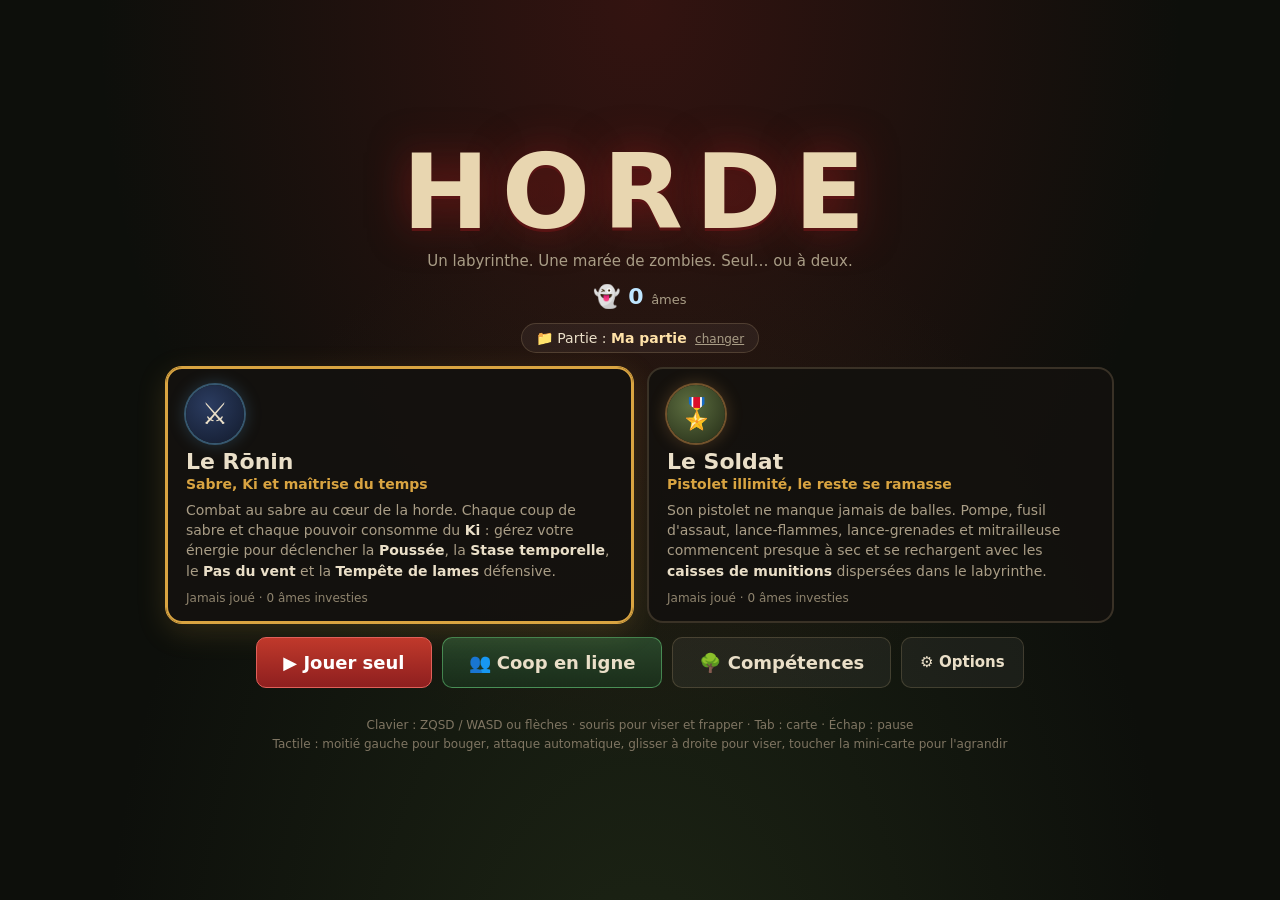
<file: index.html>
<!DOCTYPE html>
<html lang="fr">
<head>
  <meta charset="utf-8">
  <meta name="viewport" content="width=device-width, initial-scale=1, maximum-scale=1, user-scalable=no, viewport-fit=cover">
  <title>HORDE — Survie incrémentale</title>
  <meta name="description" content="Survivez aux vagues de zombies de plus en plus nombreuses avec le Rōnin ou le Soldat, et faites grandir leurs arbres de compétences.">
  <meta name="theme-color" content="#0d0f0b">
  <meta name="apple-mobile-web-app-capable" content="yes">
  <meta name="mobile-web-app-capable" content="yes">
  <link rel="manifest" href="manifest.json">
  <link rel="icon" href="icon.svg" type="image/svg+xml">
  <link rel="apple-touch-icon" href="icon-192.png">
  <link rel="stylesheet" href="style.css">
</head>
<body>
  <canvas id="game"></canvas>

  <!-- Menu principal -->
  <section id="scr-menu" class="screen">
    <div class="menu-wrap">
      <header class="title">
        <h1>HORDE</h1>
        <p>Un labyrinthe. Une marée de zombies. Seul… ou à deux.</p>
      </header>
      <div class="souls-big">👻 <span id="menu-souls">0</span> <small>âmes</small></div>
      <button id="btn-profile" class="profile-chip" title="Changer de partie">📁 Partie : <b id="menu-profile">Ma partie</b> <span>changer</span></button>
      <div class="classes">
        <button class="class-card" data-cls="samurai">
          <div class="portrait samurai"></div>
          <h2>Le Rōnin</h2>
          <p class="tag">Sabre, Ki et maîtrise du temps</p>
          <p class="desc">Combat au sabre au cœur de la horde. Chaque coup de sabre et chaque pouvoir consomme du <b>Ki</b> : gérez votre énergie pour déclencher la <b>Poussée</b>, la <b>Stase temporelle</b>, le <b>Pas du vent</b> et la <b>Tempête de lames</b> défensive.</p>
          <p class="meta"><span class="best"></span> · <span class="spent"></span></p>
        </button>
        <button class="class-card" data-cls="soldier">
          <div class="portrait soldier"></div>
          <h2>Le Soldat</h2>
          <p class="tag">Pistolet illimité, le reste se ramasse</p>
          <p class="desc">Son pistolet ne manque jamais de balles. Pompe, fusil d'assaut, lance-flammes, lance-grenades et mitrailleuse commencent presque à sec et se rechargent avec les <b>caisses de munitions</b> dispersées dans le labyrinthe.</p>
          <p class="meta"><span class="best"></span> · <span class="spent"></span></p>
        </button>
      </div>
      <div id="start-row" class="start-row">
        <label for="start-wave">Départ :</label>
        <select id="start-wave"></select>
      </div>
      <div class="menu-btns">
        <button id="btn-play" class="btn primary big">▶ Jouer seul</button>
        <button id="btn-coop" class="btn big coop-btn">👥 Coop en ligne</button>
        <button id="btn-tree" class="btn big">🌳 Compétences</button>
        <button id="btn-options" class="btn">⚙ Options</button>
      </div>
      <p id="totals" class="totals"></p>
      <p class="controls-help">Clavier : ZQSD / WASD ou flèches · souris pour viser et frapper · Tab : carte · Échap : pause<br>Tactile : moitié gauche pour bouger, attaque automatique, glisser à droite pour viser, toucher la mini-carte pour l'agrandir</p>
    </div>
  </section>

  <!-- Arbre de compétences -->
  <section id="scr-tree" class="screen">
    <div class="tree-top">
      <button id="btn-tree-back" class="btn small">← Retour</button>
      <div class="tree-tabs">
        <button class="tree-tab" data-cls="samurai">Rōnin</button>
        <button class="tree-tab" data-cls="soldier">Soldat</button>
      </div>
      <div class="tree-souls">👻 <span id="tree-souls">0</span></div>
      <button id="btn-tree-reset" class="btn small ghost" title="Rend toutes les âmes investies">↺ Réinitialiser</button>
      <button id="btn-tree-play" class="btn small primary">▶ Jouer</button>
    </div>
    <div id="tree-view"><div id="tree-inner"></div></div>
    <aside id="tree-detail"></aside>
  </section>

  <!-- Coop en ligne -->
  <section id="scr-coop" class="screen overlay solid">
    <div class="panel wide coop">
      <h2>👥 Coop en ligne</h2>
      <p class="coop-intro">Deux joueurs, chacun sur son écran : l'un incarne <b>le Rōnin</b>, l'autre <b>le Soldat</b>. Chacun garde ses âmes et son arbre de compétences. Un joueur à terre peut être relevé par l'autre.</p>
      <button id="btn-coop-profile" class="profile-chip" title="Changer de partie">📁 Partie utilisée : <b id="coop-profile">Ma partie</b> <span>changer</span></button>
      <div id="coop-idle" class="coop-idle">
        <button id="btn-coop-host" class="btn primary big">Créer une partie</button>
        <span class="coop-or">ou</span>
        <div class="coop-join">
          <input id="coop-code" maxlength="5" placeholder="CODE" autocomplete="off" autocapitalize="characters" spellcheck="false">
          <button id="btn-coop-join" class="btn big">Rejoindre</button>
        </div>
      </div>
      <div id="coop-room" class="coop-room" hidden>
        <div class="coop-code">Code du salon <b id="coop-code-show"></b></div>
        <div id="coop-share"><button id="btn-coop-copy" class="btn small">Copier le lien d'invitation</button></div>
        <div id="coop-roles" class="coop-roles"></div>
        <div id="coop-host-ctl" class="coop-host-ctl">
          <button id="btn-coop-swap" class="btn small">⇄ Échanger les rôles</button>
          <label>Départ : <select id="coop-wave"></select></label>
          <button id="btn-coop-start" class="btn primary big" disabled>▶ Lancer la partie</button>
        </div>
      </div>
      <p id="coop-status" class="tip"></p>
      <div class="menu-btns">
        <button id="btn-coop-tree" class="btn">🌳 Compétences</button>
        <button id="btn-coop-back" class="btn ghost">← Retour</button>
      </div>
    </div>
  </section>

  <!-- Parties enregistrées -->
  <section id="scr-saves" class="screen overlay solid">
    <div class="panel wide saves">
      <h2>📁 Parties enregistrées</h2>
      <p class="saves-intro">Une partie par coéquipier : chacune garde ses âmes, ses arbres et ses records. Choisissez celle qui correspond à la personne avec qui vous jouez.</p>
      <div id="saves-list" class="saves-list"></div>
      <div class="saves-new">
        <input id="save-new-name" maxlength="24" placeholder="Nom de la nouvelle partie (ex. : avec Léo)" autocomplete="off" spellcheck="false">
        <button id="btn-save-new" class="btn primary">＋ Créer</button>
      </div>
      <div id="saves-guard"></div>
      <div class="menu-btns"><button id="btn-saves-back" class="btn">← Retour</button></div>
    </div>
  </section>

  <!-- Pause -->
  <section id="scr-pause" class="screen overlay">
    <div class="panel">
      <h2>Pause</h2>
      <button id="btn-resume" class="btn primary big">Reprendre</button>
      <button id="btn-pause-options" class="btn">⚙ Options</button>
      <button id="btn-quit" class="btn ghost">Abandonner (les âmes sont gardées)</button>
    </div>
  </section>

  <!-- Fin de partie -->
  <section id="scr-over" class="screen overlay">
    <div class="panel wide">
      <h2 id="over-title">Submergé</h2>
      <div id="over-stats" class="over-stats"></div>
      <div class="souls-big">👻 <span id="over-souls">0</span> <small>âmes à dépenser</small></div>
      <p id="over-tip" class="tip"></p>
      <div class="menu-btns">
        <button id="btn-over-tree" class="btn primary big">🌳 Compétences</button>
        <button id="btn-over-again" class="btn big">↻ Rejouer</button>
        <button id="btn-over-menu" class="btn">Menu</button>
      </div>
    </div>
  </section>

  <!-- Options -->
  <section id="scr-options" class="screen overlay">
    <div class="panel">
      <h2>Options</h2>
      <label class="opt"><input type="checkbox" id="opt-sound"> Son <small>(touche M)</small></label>
      <label class="opt">Volume <input type="range" id="opt-volume" min="0" max="100"></label>
      <label class="opt"><input type="checkbox" id="opt-dmg"> Afficher les dégâts</label>
      <label class="opt"><input type="checkbox" id="opt-shake"> Tremblements de l'écran</label>
      <label class="opt"><input type="checkbox" id="opt-autoaim"> Visée automatique (souris)</label>
      <label class="opt"><input type="checkbox" id="opt-autoatk"> Attaque automatique (souris)</label>
      <button id="btn-opt-back" class="btn primary">OK</button>
      <button id="btn-wipe" class="btn ghost danger">Effacer la progression</button>
    </div>
  </section>

  <!-- Commandes tactiles -->
  <div id="touch">
    <button id="btn-touch-pause" class="tpause">II</button>
    <div id="touch-btns"></div>
  </div>

  <script src="save-guard.js"></script>
  <script>
    // Sauvegarde renforcée : pas d'écrasement par un vieil onglet, copies de secours, export / import.
    SaveGuard.protect({ app: 'horde', name: 'Horde', prefixes: ['horde-save-v1', 'horde-profiles-v1'], canReload: () => !(typeof Game !== 'undefined' && Game.R) && !(typeof Net !== 'undefined' && Net.connected) });
  </script>
  <script src="js/data.js"></script>
  <script src="js/audio.js"></script>
  <script src="js/sprites.js"></script>
  <script src="js/world.js"></script>
  <script src="js/engine.js"></script>
  <script src="js/sim.js"></script>
  <script src="js/render.js"></script>
  <script src="js/net.js"></script>
  <script src="js/game.js"></script>
  <script src="js/ui.js"></script>
  <script>
    SaveGuard.mount(document.querySelector('#scr-options .panel'), document.getElementById('btn-opt-back'));
    SaveGuard.mount(document.getElementById('saves-guard'));
  </script>
</body>
</html>
</file>
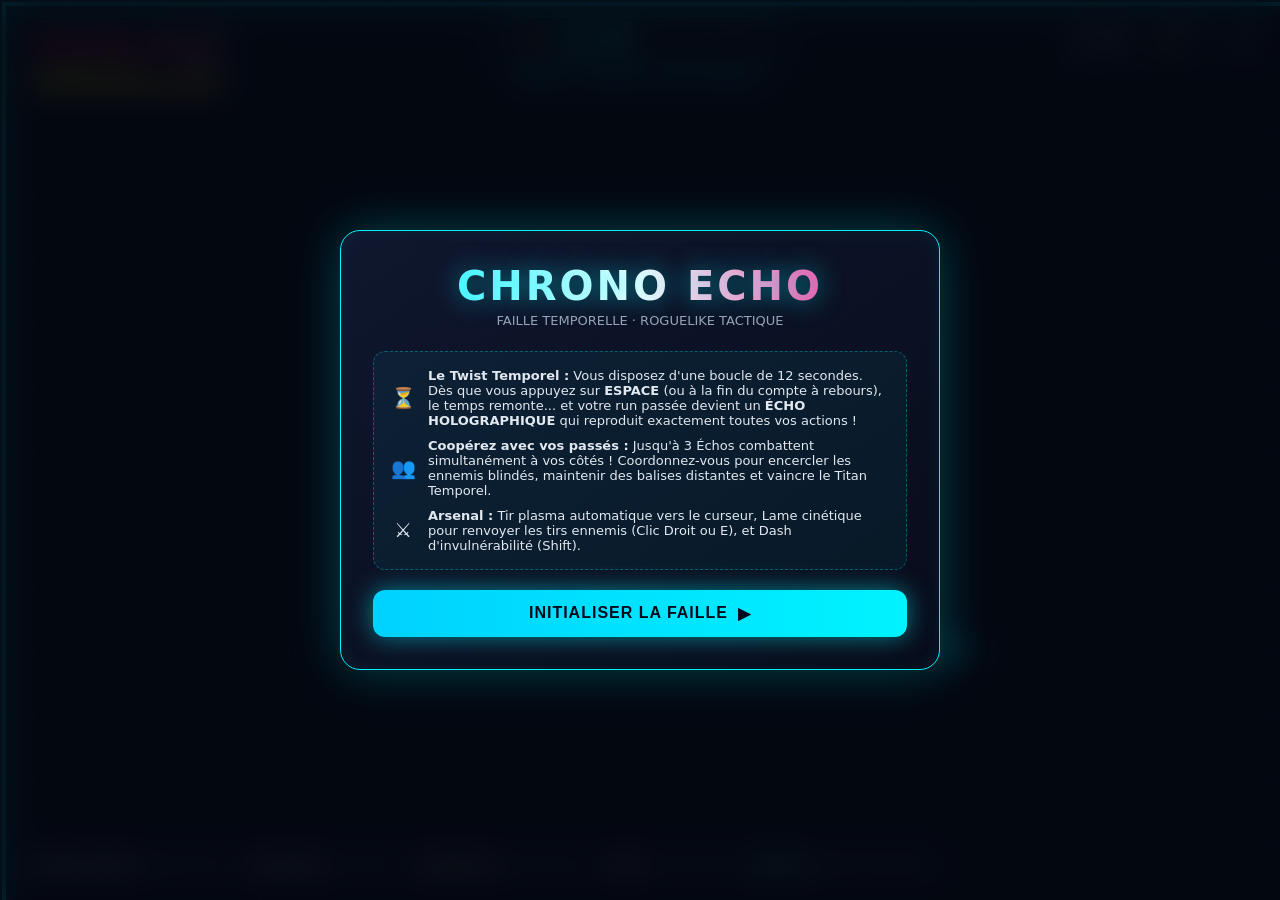
<file: chrono-echo.html>
<!DOCTYPE html>
<html lang="fr">
<head>
  <meta charset="utf-8">
  <meta name="viewport" content="width=device-width, initial-scale=1, maximum-scale=1, user-scalable=no, viewport-fit=cover">
  <title>CHRONO ECHO — Faille Temporelle</title>
  <style>
    :root {
      --bg: #050711;
      --cyan: #00f3ff;
      --magenta: #ff0077;
      --yellow: #ffe600;
      --purple: #9d4edd;
      --text: #e2e8f0;
      --dim: #64748b;
      --panel-bg: rgba(10, 16, 32, 0.9);
      --border-glow: rgba(0, 243, 255, 0.4);
    }

    * {
      box-sizing: border-box;
      user-select: none;
      -webkit-user-select: none;
      margin: 0;
      padding: 0;
    }

    html, body {
      width: 100%;
      height: 100%;
      overflow: hidden;
      background-color: var(--bg);
      font-family: 'Segoe UI', system-ui, -apple-system, sans-serif;
      color: var(--text);
    }

    #canvas-container {
      position: absolute;
      inset: 0;
      display: flex;
      align-items: center;
      justify-content: center;
      background: radial-gradient(circle at center, #0e1628 0%, #04060c 100%);
    }

    canvas {
      display: block;
      width: 100%;
      height: 100%;
      object-fit: contain;
    }

    /* UI Overlay */
    .ui-layer {
      position: absolute;
      inset: 0;
      pointer-events: none;
      display: flex;
      flex-direction: column;
      justify-content: space-between;
      padding: 16px;
      z-index: 10;
    }

    .top-bar {
      display: flex;
      justify-content: space-between;
      align-items: flex-start;
      gap: 16px;
    }

    .hud-card {
      background: var(--panel-bg);
      backdrop-filter: blur(10px);
      border: 1px solid var(--border-glow);
      border-radius: 12px;
      padding: 10px 16px;
      box-shadow: 0 8px 32px rgba(0, 0, 0, 0.6), inset 0 0 12px rgba(0, 243, 255, 0.1);
      display: flex;
      align-items: center;
      gap: 14px;
    }

    .hp-container {
      display: flex;
      flex-direction: column;
      gap: 4px;
      width: 190px;
    }

    .bar-label {
      font-size: 11px;
      font-weight: 700;
      letter-spacing: 1px;
      text-transform: uppercase;
      display: flex;
      justify-content: space-between;
    }

    .bar-bg {
      width: 100%;
      height: 10px;
      background: rgba(255, 255, 255, 0.1);
      border-radius: 6px;
      overflow: hidden;
      position: relative;
    }

    .bar-fill {
      height: 100%;
      width: 100%;
      border-radius: 6px;
      transition: width 0.12s ease-out;
    }

    .hp-fill {
      background: linear-gradient(90deg, #ff0055, #ff5577);
      box-shadow: 0 0 10px #ff0055;
    }

    .dash-fill {
      background: linear-gradient(90deg, #ffe600, #ffaa00);
      box-shadow: 0 0 10px #ffe600;
    }

    /* Loop HUD */
    .chrono-center {
      position: absolute;
      top: 16px;
      left: 50%;
      transform: translateX(-50%);
      display: flex;
      flex-direction: column;
      align-items: center;
      gap: 6px;
    }

    .chrono-badge {
      background: var(--panel-bg);
      border: 1px solid var(--cyan);
      box-shadow: 0 0 25px rgba(0, 243, 255, 0.35);
      padding: 8px 24px;
      border-radius: 30px;
      display: flex;
      align-items: center;
      gap: 14px;
    }

    .chrono-time {
      font-size: 26px;
      font-weight: 900;
      font-variant-numeric: tabular-nums;
      color: var(--cyan);
      text-shadow: 0 0 12px rgba(0, 243, 255, 0.8);
    }

    .echo-slots {
      display: flex;
      gap: 8px;
    }

    .echo-slot {
      width: 30px;
      height: 30px;
      border-radius: 50%;
      border: 2px dashed rgba(255, 255, 255, 0.3);
      display: flex;
      align-items: center;
      justify-content: center;
      font-size: 11px;
      font-weight: 900;
      color: var(--dim);
      transition: all 0.3s cubic-bezier(0.175, 0.885, 0.32, 1.275);
    }

    .echo-slot.active-0 {
      border-style: solid;
      border-color: #ff0077;
      background: rgba(255, 0, 119, 0.25);
      color: #fff;
      box-shadow: 0 0 14px #ff0077;
      transform: scale(1.1);
    }

    .echo-slot.active-1 {
      border-style: solid;
      border-color: #9d4edd;
      background: rgba(157, 78, 221, 0.25);
      color: #fff;
      box-shadow: 0 0 14px #9d4edd;
      transform: scale(1.1);
    }

    .echo-slot.active-2 {
      border-style: solid;
      border-color: #ffe600;
      background: rgba(255, 230, 0, 0.25);
      color: #fff;
      box-shadow: 0 0 14px #ffe600;
      transform: scale(1.1);
    }

    .echo-slot.ready {
      border-style: solid;
      border-color: var(--cyan);
      background: rgba(0, 243, 255, 0.15);
      color: var(--cyan);
      box-shadow: 0 0 8px var(--cyan);
    }

    .bottom-bar {
      display: flex;
      justify-content: space-between;
      align-items: flex-end;
    }

    .controls-hint {
      background: var(--panel-bg);
      border: 1px solid rgba(255, 255, 255, 0.15);
      border-radius: 10px;
      padding: 8px 16px;
      font-size: 12px;
      display: flex;
      gap: 16px;
      align-items: center;
      color: #94a3b8;
    }

    .key-badge {
      display: inline-block;
      background: rgba(255, 255, 255, 0.12);
      border: 1px solid rgba(255, 255, 255, 0.25);
      padding: 2px 7px;
      border-radius: 4px;
      color: #fff;
      font-weight: bold;
      font-size: 11px;
    }

    /* Modal Screens */
    .modal-overlay {
      position: absolute;
      inset: 0;
      background: rgba(4, 7, 16, 0.88);
      backdrop-filter: blur(14px);
      z-index: 100;
      display: flex;
      align-items: center;
      justify-content: center;
      opacity: 1;
      transition: opacity 0.3s ease;
      pointer-events: auto;
    }

    .modal-overlay.hidden {
      opacity: 0;
      pointer-events: none;
    }

    .modal-box {
      width: 90%;
      max-width: 600px;
      background: linear-gradient(145deg, rgba(16, 24, 48, 0.95), rgba(8, 12, 26, 0.98));
      border: 1px solid var(--cyan);
      box-shadow: 0 0 50px rgba(0, 243, 255, 0.25), inset 0 0 20px rgba(0, 243, 255, 0.06);
      border-radius: 20px;
      padding: 32px;
      text-align: center;
      display: flex;
      flex-direction: column;
      gap: 20px;
      position: relative;
      animation: popIn 0.35s cubic-bezier(0.175, 0.885, 0.32, 1.275);
    }

    @keyframes popIn {
      from { transform: scale(0.9) translateY(20px); opacity: 0; }
      to { transform: scale(1) translateY(0); opacity: 1; }
    }

    .title-glitch {
      font-size: 40px;
      font-weight: 900;
      letter-spacing: 3px;
      text-transform: uppercase;
      background: linear-gradient(90deg, var(--cyan), #fff, var(--magenta));
      -webkit-background-clip: text;
      -webkit-text-fill-color: transparent;
      text-shadow: 0 0 25px rgba(0, 243, 255, 0.5);
      margin-bottom: 2px;
    }

    .subtitle {
      color: #94a3b8;
      font-size: 13px;
      line-height: 1.5;
    }

    .mechanic-box {
      background: rgba(0, 243, 255, 0.05);
      border: 1px dashed rgba(0, 243, 255, 0.3);
      border-radius: 12px;
      padding: 16px;
      text-align: left;
      font-size: 13px;
      display: flex;
      flex-direction: column;
      gap: 10px;
    }

    .mechanic-item {
      display: flex;
      gap: 12px;
      align-items: center;
    }

    .mechanic-icon {
      font-size: 20px;
      width: 26px;
      text-align: center;
      flex-shrink: 0;
    }

    .action-btn {
      background: linear-gradient(90deg, #00d2ff, #00f3ff);
      color: #030a1a;
      font-size: 16px;
      font-weight: 900;
      letter-spacing: 1px;
      padding: 14px 28px;
      border: none;
      border-radius: 12px;
      cursor: pointer;
      box-shadow: 0 0 25px rgba(0, 243, 255, 0.5);
      transition: all 0.2s ease;
      display: flex;
      align-items: center;
      justify-content: center;
      gap: 10px;
    }

    .action-btn:hover {
      transform: translateY(-2px) scale(1.02);
      box-shadow: 0 0 35px rgba(0, 243, 255, 0.8);
    }

    .action-btn:active {
      transform: translateY(1px);
    }

    /* Upgrade Grid */
    .upgrade-grid {
      display: grid;
      grid-template-columns: repeat(3, 1fr);
      gap: 12px;
      margin: 8px 0;
    }

    .upgrade-card {
      background: rgba(255, 255, 255, 0.04);
      border: 1px solid rgba(255, 255, 255, 0.15);
      border-radius: 12px;
      padding: 16px 12px;
      cursor: pointer;
      display: flex;
      flex-direction: column;
      align-items: center;
      gap: 8px;
      transition: all 0.2s ease;
    }

    .upgrade-card:hover {
      border-color: var(--cyan);
      background: rgba(0, 243, 255, 0.12);
      transform: translateY(-4px);
      box-shadow: 0 0 20px rgba(0, 243, 255, 0.4);
    }

    .upgrade-icon {
      font-size: 30px;
    }

    .upgrade-title {
      font-size: 13px;
      font-weight: 800;
      color: #fff;
    }

    .upgrade-desc {
      font-size: 11px;
      color: #94a3b8;
      line-height: 1.35;
    }

    /* Touch Controls */
    .touch-controls {
      position: absolute;
      inset: 0;
      pointer-events: none;
      display: none;
    }

    .touch-zone-left {
      position: absolute;
      left: 0;
      bottom: 0;
      width: 50%;
      height: 60%;
      pointer-events: auto;
    }

    .touch-buttons-right {
      position: absolute;
      right: 20px;
      bottom: 24px;
      display: flex;
      flex-direction: column;
      gap: 16px;
      pointer-events: auto;
    }

    .touch-round-btn {
      width: 62px;
      height: 62px;
      border-radius: 50%;
      background: var(--panel-bg);
      border: 2px solid var(--cyan);
      color: var(--cyan);
      font-weight: 900;
      font-size: 11px;
      display: flex;
      align-items: center;
      justify-content: center;
      box-shadow: 0 0 15px rgba(0, 243, 255, 0.3);
      cursor: pointer;
    }

    .touch-round-btn.rewind {
      border-color: var(--magenta);
      color: var(--magenta);
      box-shadow: 0 0 18px rgba(255, 0, 119, 0.45);
      width: 72px;
      height: 72px;
    }

    /* Rewind Screen Flash FX */
    #rewind-fx {
      position: absolute;
      inset: 0;
      pointer-events: none;
      opacity: 0;
      background: radial-gradient(circle, rgba(255,0,128,0.35) 0%, rgba(0,243,255,0.45) 100%);
      mix-blend-mode: color-dodge;
      transition: opacity 0.12s ease-out;
      z-index: 5;
    }

    #rewind-fx.active {
      opacity: 1;
    }

    /* Audio toggle */
    .audio-toggle {
      background: var(--panel-bg);
      border: 1px solid rgba(255, 255, 255, 0.2);
      color: #fff;
      border-radius: 50%;
      width: 40px;
      height: 40px;
      display: flex;
      align-items: center;
      justify-content: center;
      cursor: pointer;
      font-size: 17px;
      pointer-events: auto;
      transition: all 0.2s ease;
    }

    .audio-toggle:hover {
      border-color: var(--cyan);
      box-shadow: 0 0 10px var(--cyan);
    }

    @media (max-width: 768px) {
      .touch-controls { display: block; }
      .controls-hint { display: none; }
      .title-glitch { font-size: 28px; }
      .upgrade-grid { grid-template-columns: 1fr; }
      .modal-box { padding: 22px; }
    }
  </style>
</head>
<body>

  <div id="canvas-container">
    <canvas id="game-canvas"></canvas>
  </div>

  <div id="rewind-fx"></div>

  <!-- HUD Overlay -->
  <div class="ui-layer" id="game-hud">
    <div class="top-bar">
      <!-- Player Status -->
      <div class="hud-card">
        <div class="hp-container">
          <div class="bar-label">
            <span style="color:#ff5577;">Vie Vaisseau</span>
            <span id="hp-val">100 / 100</span>
          </div>
          <div class="bar-bg">
            <div class="bar-fill hp-fill" id="hp-bar" style="width: 100%;"></div>
          </div>

          <div class="bar-label" style="margin-top: 5px;">
            <span style="color:#ffe600;">Chrono-Dash</span>
            <span id="dash-val">Prêt</span>
          </div>
          <div class="bar-bg">
            <div class="bar-fill dash-fill" id="dash-bar" style="width: 100%;"></div>
          </div>
        </div>
      </div>

      <!-- Chrono Loop Center -->
      <div class="chrono-center">
        <div class="chrono-badge">
          <span style="font-size: 16px;">⏳</span>
          <span class="chrono-time" id="loop-timer">12.0s</span>
          <div class="echo-slots" id="echo-slots">
            <div class="echo-slot" id="slot-0">I</div>
            <div class="echo-slot" id="slot-1">II</div>
            <div class="echo-slot" id="slot-2">III</div>
          </div>
        </div>
        <div style="font-size: 11px; color: var(--cyan); font-weight: 700; text-shadow: 0 0 6px var(--cyan); letter-spacing: 0.5px;">
          ESPACE = Invoquer un Écho Temporel
        </div>
      </div>

      <!-- Score & Audio -->
      <div style="display: flex; gap: 10px; align-items: center;">
        <div class="hud-card" style="padding: 8px 14px;">
          <div>
            <div style="font-size: 10px; color: #94a3b8; font-weight: bold; text-transform: uppercase;">Secteur</div>
            <div id="wave-val" style="font-size: 18px; font-weight: 900; color: #fff;">1 / 3</div>
          </div>
          <div style="margin-left: 8px; border-left: 1px solid rgba(255,255,255,0.15); padding-left: 10px;">
            <div style="font-size: 10px; color: #94a3b8; font-weight: bold; text-transform: uppercase;">Score</div>
            <div id="score-val" style="font-size: 18px; font-weight: 900; color: var(--yellow);">0</div>
          </div>
        </div>
        <button class="audio-toggle" id="audio-toggle" title="Son Actif/Muet">🔊</button>
      </div>
    </div>

    <!-- Bottom Bar Controls Hint -->
    <div class="bottom-bar">
      <div class="controls-hint">
        <div><span class="key-badge">ZQSD / Flèches</span> Déplacement</div>
        <div><span class="key-badge">Clic Gauche</span> Tir Plasma</div>
        <div><span class="key-badge">Clic Droit / E</span> Lame Renvoi</div>
        <div><span class="key-badge">Shift</span> Chrono-Dash</div>
        <div><span class="key-badge" style="border-color:var(--cyan); color:var(--cyan);">ESPACE</span> REWIND TEMPOREL</div>
      </div>
      <div id="combo-display" style="font-size: 22px; font-weight: 900; color: var(--magenta); text-shadow: 0 0 12px var(--magenta); display: none;">
        COMBO x<span id="combo-count">1</span> !
      </div>
    </div>
  </div>

  <!-- Touch Controls Screen overlay -->
  <div class="touch-controls" id="touch-controls">
    <div class="touch-zone-left" id="touch-move"></div>
    <div class="touch-buttons-right">
      <div class="touch-round-btn rewind" id="btn-touch-rewind">REWIND<br>⏳</div>
      <div class="touch-round-btn" id="btn-touch-slash">LAME<br>⚔</div>
      <div class="touch-round-btn" id="btn-touch-dash">DASH<br>⚡</div>
    </div>
  </div>

  <!-- Welcome / Intro Modal -->
  <div class="modal-overlay" id="intro-modal">
    <div class="modal-box">
      <div>
        <h1 class="title-glitch">CHRONO ECHO</h1>
        <p class="subtitle">FAILLE TEMPORELLE · ROGUELIKE TACTIQUE</p>
      </div>

      <div class="mechanic-box">
        <div class="mechanic-item">
          <div class="mechanic-icon">⏳</div>
          <div><b>Le Twist Temporel :</b> Vous disposez d'une boucle de 12 secondes. Dès que vous appuyez sur <b>ESPACE</b> (ou à la fin du compte à rebours), le temps remonte... et votre run passée devient un <b>ÉCHO HOLOGRAPHIQUE</b> qui reproduit exactement toutes vos actions !</div>
        </div>
        <div class="mechanic-item">
          <div class="mechanic-icon">👥</div>
          <div><b>Coopérez avec vos passés :</b> Jusqu'à 3 Échos combattent simultanément à vos côtés ! Coordonnez-vous pour encercler les ennemis blindés, maintenir des balises distantes et vaincre le Titan Temporel.</div>
        </div>
        <div class="mechanic-item">
          <div class="mechanic-icon">⚔</div>
          <div><b>Arsenal :</b> Tir plasma automatique vers le curseur, Lame cinétique pour renvoyer les tirs ennemis (Clic Droit ou E), et Dash d'invulnérabilité (Shift).</div>
        </div>
      </div>

      <button class="action-btn" id="btn-start-game">
        <span>INITIALISER LA FAILLE</span>
        <span>▶</span>
      </button>
    </div>
  </div>

  <!-- Upgrade Modal -->
  <div class="modal-overlay hidden" id="upgrade-modal">
    <div class="modal-box">
      <h2 style="color: var(--cyan); font-size: 26px; font-weight: 900;">SURCHARGE TEMPORELLE</h2>
      <p class="subtitle">Secteur neutralisé. Choisissez une résonance quantique pour la suite :</p>

      <div class="upgrade-grid" id="upgrade-list">
        <!-- Injected via JS -->
      </div>
    </div>
  </div>

  <!-- Game Over / Victory Modal -->
  <div class="modal-overlay hidden" id="end-modal">
    <div class="modal-box">
      <h2 id="end-title" class="title-glitch">PARADOXE FATAL</h2>
      <p id="end-desc" class="subtitle">La trame temporelle s'est effondrée.</p>

      <div class="mechanic-box" style="text-align: center;">
        <div style="font-size: 12px; color: #94a3b8; text-transform: uppercase;">Score Final</div>
        <div id="end-score" style="font-size: 34px; font-weight: 900; color: var(--yellow);">0</div>
        <div id="end-stats" style="font-size: 14px; color: #e2e8f0; margin-top: 8px;"></div>
      </div>

      <button class="action-btn" id="btn-restart-game">
        <span>RÉTABLIR LA BOUCLE</span>
        <span>↺</span>
      </button>
    </div>
  </div>

  <script>
  /* ==========================================================================
     AUDIO SYNTHESIZER ENGINE (Web Audio API - 100% Procedural)
     ========================================================================== */
  class SynthEngine {
    constructor() {
      this.ctx = null;
      this.muted = false;
      this.tempo = 126;
      this.step = 0;
      this.musicTimer = null;
      this.bassNotes = [36, 36, 39, 41, 44, 43, 39, 36];
      this.arpeggio = [60, 63, 67, 70, 72, 70, 67, 63];
    }

    init() {
      if (this.ctx) {
        if (this.ctx.state === 'suspended') this.ctx.resume();
        return;
      }
      const AudioCtx = window.AudioContext || window.webkitAudioContext;
      this.ctx = new AudioCtx();
      if (this.ctx.state === 'suspended') this.ctx.resume();
      this.startMusic();
    }

    mtof(midi) {
      return 440 * Math.pow(2, (midi - 69) / 12);
    }

    playLaser(isEcho = false) {
      if (this.muted || !this.ctx) return;
      const t = this.ctx.currentTime;
      const osc = this.ctx.createOscillator();
      const gain = this.ctx.createGain();

      osc.type = isEcho ? 'sawtooth' : 'sine';
      const baseFreq = isEcho ? 640 : 880;
      osc.frequency.setValueAtTime(baseFreq, t);
      osc.frequency.exponentialRampToValueAtTime(140, t + 0.11);

      gain.gain.setValueAtTime(isEcho ? 0.08 : 0.12, t);
      gain.gain.exponentialRampToValueAtTime(0.001, t + 0.11);

      osc.connect(gain);
      gain.connect(this.ctx.destination);

      osc.start(t);
      osc.stop(t + 0.11);
    }

    playBladeSlash() {
      if (this.muted || !this.ctx) return;
      const t = this.ctx.currentTime;
      const osc = this.ctx.createOscillator();
      const gain = this.ctx.createGain();
      const filter = this.ctx.createBiquadFilter();

      filter.type = 'bandpass';
      filter.frequency.setValueAtTime(2200, t);
      filter.Q.value = 4;

      osc.type = 'triangle';
      osc.frequency.setValueAtTime(320, t);
      osc.frequency.linearRampToValueAtTime(1300, t + 0.09);

      gain.gain.setValueAtTime(0.2, t);
      gain.gain.exponentialRampToValueAtTime(0.001, t + 0.18);

      osc.connect(filter);
      filter.connect(gain);
      gain.connect(this.ctx.destination);

      osc.start(t);
      osc.stop(t + 0.18);
    }

    playDeflect() {
      if (this.muted || !this.ctx) return;
      const t = this.ctx.currentTime;
      const osc = this.ctx.createOscillator();
      const gain = this.ctx.createGain();

      osc.type = 'sine';
      osc.frequency.setValueAtTime(1500, t);
      osc.frequency.setValueAtTime(2400, t + 0.04);

      gain.gain.setValueAtTime(0.3, t);
      gain.gain.exponentialRampToValueAtTime(0.001, t + 0.22);

      osc.connect(gain);
      gain.connect(this.ctx.destination);

      osc.start(t);
      osc.stop(t + 0.22);
    }

    playExplosion(boss = false) {
      if (this.muted || !this.ctx) return;
      const t = this.ctx.currentTime;
      const osc = this.ctx.createOscillator();
      const gain = this.ctx.createGain();

      osc.type = 'sawtooth';
      osc.frequency.setValueAtTime(boss ? 140 : 220, t);
      osc.frequency.exponentialRampToValueAtTime(25, t + (boss ? 0.6 : 0.3));

      gain.gain.setValueAtTime(boss ? 0.45 : 0.25, t);
      gain.gain.exponentialRampToValueAtTime(0.001, t + (boss ? 0.6 : 0.3));

      osc.connect(gain);
      gain.connect(this.ctx.destination);

      osc.start(t);
      osc.stop(t + (boss ? 0.6 : 0.3));
    }

    playRewind() {
      if (this.muted || !this.ctx) return;
      const t = this.ctx.currentTime;

      // Rewind Sweep (Low to High pitch dive reversal)
      const osc = this.ctx.createOscillator();
      const gain = this.ctx.createGain();
      osc.type = 'sawtooth';
      osc.frequency.setValueAtTime(110, t);
      osc.frequency.exponentialRampToValueAtTime(1900, t + 0.35);

      gain.gain.setValueAtTime(0.01, t);
      gain.gain.linearRampToValueAtTime(0.25, t + 0.25);
      gain.gain.exponentialRampToValueAtTime(0.001, t + 0.45);

      osc.connect(gain);
      gain.connect(this.ctx.destination);
      osc.start(t);
      osc.stop(t + 0.45);

      // Sub Thump
      const sub = this.ctx.createOscillator();
      const subGain = this.ctx.createGain();
      sub.type = 'sine';
      sub.frequency.setValueAtTime(240, t + 0.22);
      sub.frequency.exponentialRampToValueAtTime(35, t + 0.55);

      subGain.gain.setValueAtTime(0.32, t + 0.22);
      subGain.gain.exponentialRampToValueAtTime(0.001, t + 0.55);

      sub.connect(subGain);
      subGain.connect(this.ctx.destination);
      sub.start(t + 0.22);
      sub.stop(t + 0.55);
    }

    playDash() {
      if (this.muted || !this.ctx) return;
      const t = this.ctx.currentTime;
      const osc = this.ctx.createOscillator();
      const gain = this.ctx.createGain();
      osc.type = 'sine';
      osc.frequency.setValueAtTime(420, t);
      osc.frequency.exponentialRampToValueAtTime(80, t + 0.15);
      gain.gain.setValueAtTime(0.2, t);
      gain.gain.exponentialRampToValueAtTime(0.001, t + 0.15);
      osc.connect(gain);
      gain.connect(this.ctx.destination);
      osc.start(t);
      osc.stop(t + 0.15);
    }

    startMusic() {
      if (this.musicTimer) clearInterval(this.musicTimer);
      const intervalMs = (60 / this.tempo / 4) * 1000;
      this.musicTimer = setInterval(() => this.musicTick(), intervalMs);
    }

    musicTick() {
      if (this.muted || !this.ctx || this.ctx.state !== 'running') return;
      const t = this.ctx.currentTime;
      const s = this.step % 16;

      // Kick drum
      if (s === 0 || s === 4 || s === 8 || s === 12) {
        const kick = this.ctx.createOscillator();
        const kGain = this.ctx.createGain();
        kick.type = 'sine';
        kick.frequency.setValueAtTime(120, t);
        kick.frequency.exponentialRampToValueAtTime(32, t + 0.12);
        kGain.gain.setValueAtTime(0.18, t);
        kGain.gain.exponentialRampToValueAtTime(0.001, t + 0.12);
        kick.connect(kGain);
        kGain.connect(this.ctx.destination);
        kick.start(t);
        kick.stop(t + 0.12);
      }

      // Snare
      if (s === 4 || s === 12) {
        const snare = this.ctx.createOscillator();
        const sGain = this.ctx.createGain();
        snare.type = 'triangle';
        snare.frequency.setValueAtTime(220, t);
        snare.frequency.exponentialRampToValueAtTime(70, t + 0.14);
        sGain.gain.setValueAtTime(0.12, t);
        sGain.gain.exponentialRampToValueAtTime(0.001, t + 0.14);
        snare.connect(sGain);
        sGain.connect(this.ctx.destination);
        snare.start(t);
        snare.stop(t + 0.14);
      }

      // Synth Bassline
      if (s % 2 === 0) {
        const noteIdx = Math.floor(this.step / 4) % this.bassNotes.length;
        const midi = this.bassNotes[noteIdx];
        const freq = this.mtof(midi);

        const bass = this.ctx.createOscillator();
        const bGain = this.ctx.createGain();
        const filter = this.ctx.createBiquadFilter();

        bass.type = 'sawtooth';
        bass.frequency.setValueAtTime(freq, t);

        filter.type = 'lowpass';
        filter.frequency.setValueAtTime(450, t);
        filter.frequency.exponentialRampToValueAtTime(120, t + 0.13);

        bGain.gain.setValueAtTime(0.09, t);
        bGain.gain.exponentialRampToValueAtTime(0.001, t + 0.13);

        bass.connect(filter);
        filter.connect(bGain);
        bGain.connect(this.ctx.destination);

        bass.start(t);
        bass.stop(t + 0.13);
      }

      // Synth Arpeggio
      if (s % 2 === 1) {
        const arpIdx = this.step % this.arpeggio.length;
        const midi = this.arpeggio[arpIdx];
        const freq = this.mtof(midi);

        const arp = this.ctx.createOscillator();
        const aGain = this.ctx.createGain();
        arp.type = 'sine';
        arp.frequency.setValueAtTime(freq, t);
        aGain.gain.setValueAtTime(0.035, t);
        aGain.gain.exponentialRampToValueAtTime(0.001, t + 0.1);
        arp.connect(aGain);
        aGain.connect(this.ctx.destination);
        arp.start(t);
        arp.stop(t + 0.1);
      }

      this.step++;
    }
  }

  const audio = new SynthEngine();

  /* ==========================================================================
     GAME CONFIG & CONSTANTS
     ========================================================================== */
  const LOOP_DURATION = 12.0;
  const MAX_ECHOES = 3;
  const ARENA_WIDTH = 1900;
  const ARENA_HEIGHT = 1300;

  const UPGRADE_POOL = [
    { id: 'ricochet', title: 'Rafale Rebond', icon: '⚡', desc: 'Les tirs rebondissent 1 fois sur les parois de la faille.' },
    { id: 'resonance', title: 'Résonance Temporelle', icon: '🌀', desc: 'Les tirs de vos échos traversent les ennemis et infligent +35% dégâts.' },
    { id: 'blade_master', title: 'Lame Vortex', icon: '⚔️', desc: 'La portée de renvoi de la lame est augmentée de 50% avec onde de choc.' },
    { id: 'echo_shield', title: 'Bouclier Miroir', icon: '🛡️', desc: 'Vos échos absorbent les tirs ennemis et renvoient des contre-projectiles.' },
    { id: 'chrono_bomb', title: 'Paradoxe Explosif', icon: '💣', desc: 'Chaque écho explose en fin de vie, infligeant 120 dégâts de zone.' },
    { id: 'tachyon_speed', title: 'Hyper-Vélocité', icon: '🚀', desc: 'Vitesse de déplacement +30% et recharge du Dash divisée par 2.' }
  ];

  /* ==========================================================================
     GAME CLASS
     ========================================================================== */
  class Game {
    constructor() {
      this.canvas = document.getElementById('game-canvas');
      this.ctx = this.canvas.getContext('2d');
      this.resize();

      this.state = 'menu';
      this.level = 1;
      this.maxLevel = 3;
      this.score = 0;
      this.combo = 0;
      this.comboTimer = 0;
      this.totalEchoesSummoned = 0;

      // Camera
      this.camX = 0;
      this.camY = 0;
      this.shake = 0;

      // Inputs
      this.keys = {};
      this.mouse = { x: 0, y: 0, worldX: 0, worldY: 0, isDown: false, rightDown: false };
      this.touchMove = { active: false, startX: 0, startY: 0, x: 0, y: 0 };

      // Upgrades active
      this.upgrades = new Set();

      // Time Loop System
      this.loopTime = 0;
      this.recordedTrajectory = [];
      this.echoes = [];

      // Entities
      this.player = null;
      this.bullets = [];
      this.enemyBullets = [];
      this.enemies = [];
      this.particles = [];
      this.terminals = [];
      this.shockwaves = [];

      this.initEvents();
      this.initPlayer();
      this.loop = this.loop.bind(this);
      requestAnimationFrame(this.loop);
    }

    resize() {
      this.width = window.innerWidth;
      this.height = window.innerHeight;
      this.canvas.width = this.width;
      this.canvas.height = this.height;
    }

    initEvents() {
      window.addEventListener('resize', () => this.resize());

      window.addEventListener('keydown', (e) => {
        this.keys[e.key.toLowerCase()] = true;
        this.keys[e.code] = true;

        if (e.code === 'Space') {
          e.preventDefault();
          if (this.state === 'playing') {
            this.triggerRewind();
          }
        }
        if (e.key.toLowerCase() === 'e') {
          if (this.state === 'playing' && this.player) {
            this.performPlayerSlash();
          }
        }
      });

      window.addEventListener('keyup', (e) => {
        this.keys[e.key.toLowerCase()] = false;
        this.keys[e.code] = false;
      });

      window.addEventListener('mousemove', (e) => {
        this.mouse.x = e.clientX;
        this.mouse.y = e.clientY;
      });

      window.addEventListener('mousedown', (e) => {
        if (e.button === 0) {
          this.mouse.isDown = true;
        } else if (e.button === 2) {
          e.preventDefault();
          this.mouse.rightDown = true;
          if (this.state === 'playing' && this.player) {
            this.performPlayerSlash();
          }
        }
      });

      window.addEventListener('mouseup', (e) => {
        if (e.button === 0) this.mouse.isDown = false;
        if (e.button === 2) this.mouse.rightDown = false;
      });

      window.addEventListener('contextmenu', e => e.preventDefault());

      // Touch handlers
      const touchZone = document.getElementById('touch-move');
      touchZone.addEventListener('touchstart', (e) => {
        const t = e.touches[0];
        this.touchMove.active = true;
        this.touchMove.startX = t.clientX;
        this.touchMove.startY = t.clientY;
        this.touchMove.x = 0;
        this.touchMove.y = 0;
      }, { passive: true });

      touchZone.addEventListener('touchmove', (e) => {
        if (!this.touchMove.active) return;
        const t = e.touches[0];
        const dx = t.clientX - this.touchMove.startX;
        const dy = t.clientY - this.touchMove.startY;
        const dist = Math.hypot(dx, dy);
        const maxDist = 45;
        this.touchMove.x = dist > 0 ? (dx / dist) * Math.min(dist, maxDist) / maxDist : 0;
        this.touchMove.y = dist > 0 ? (dy / dist) * Math.min(dist, maxDist) / maxDist : 0;
      }, { passive: true });

      touchZone.addEventListener('touchend', () => {
        this.touchMove.active = false;
        this.touchMove.x = 0;
        this.touchMove.y = 0;
      });

      document.getElementById('btn-touch-rewind').addEventListener('click', () => {
        if (this.state === 'playing') this.triggerRewind();
      });

      document.getElementById('btn-touch-slash').addEventListener('click', () => {
        if (this.state === 'playing' && this.player) this.performPlayerSlash();
      });

      document.getElementById('btn-touch-dash').addEventListener('click', () => {
        if (this.state === 'playing' && this.player) this.playerPerformDash();
      });

      // UI Buttons
      document.getElementById('btn-start-game').addEventListener('click', () => {
        audio.init();
        document.getElementById('intro-modal').classList.add('hidden');
        this.startLevel(1);
      });

      document.getElementById('btn-restart-game').addEventListener('click', () => {
        document.getElementById('end-modal').classList.add('hidden');
        this.startLevel(1);
      });

      document.getElementById('audio-toggle').addEventListener('click', () => {
        audio.init();
        audio.muted = !audio.muted;
        document.getElementById('audio-toggle').textContent = audio.muted ? '🔇' : '🔊';
      });
    }

    initPlayer() {
      this.player = {
        x: ARENA_WIDTH / 2,
        y: ARENA_HEIGHT / 2,
        startX: ARENA_WIDTH / 2,
        startY: ARENA_HEIGHT / 2,
        radius: 18,
        speed: 340,
        hp: 100,
        maxHp: 100,
        angle: 0,
        shootCooldown: 0,
        shootRate: 0.13,
        dashCooldown: 0,
        dashMaxCooldown: 1.8,
        isDashing: false,
        dashTimer: 0,
        slashCooldown: 0,
        slashActive: 0,
        invulnerableTimer: 0
      };
    }

    startLevel(level) {
      this.level = level;
      this.state = 'playing';
      this.loopTime = 0;
      this.recordedTrajectory = [];
      this.echoes = [];
      this.bullets = [];
      this.enemyBullets = [];
      this.particles = [];
      this.shockwaves = [];
      this.terminals = [];
      this.enemies = [];

      this.player.hp = this.player.maxHp;
      this.player.x = ARENA_WIDTH / 2;
      this.player.y = ARENA_HEIGHT - 220;
      this.player.startX = this.player.x;
      this.player.startY = this.player.y;

      document.getElementById('wave-val').textContent = `${this.level} / ${this.maxLevel}`;
      this.updateEchoSlotsUI();

      this.spawnLevelContent();
    }

    spawnLevelContent() {
      if (this.level === 1) {
        this.terminals.push(new Terminal(ARENA_WIDTH * 0.28, ARENA_HEIGHT * 0.45, 'alpha'));
        this.terminals.push(new Terminal(ARENA_WIDTH * 0.72, ARENA_HEIGHT * 0.45, 'beta'));

        for (let i = 0; i < 7; i++) {
          const x = 300 + Math.random() * (ARENA_WIDTH - 600);
          const y = 200 + Math.random() * 300;
          this.enemies.push(new EnemyDrone(x, y));
        }
      } else if (this.level === 2) {
        this.terminals.push(new Terminal(ARENA_WIDTH * 0.25, ARENA_HEIGHT * 0.3, 'delta'));
        this.terminals.push(new Terminal(ARENA_WIDTH * 0.75, ARENA_HEIGHT * 0.3, 'gamma'));

        for (let i = 0; i < 4; i++) {
          this.enemies.push(new EnemyShieldMech(ARENA_WIDTH * (0.2 + i * 0.2), 320));
        }
        for (let i = 0; i < 6; i++) {
          this.enemies.push(new EnemySniper(250 + Math.random() * (ARENA_WIDTH - 500), 200 + Math.random() * 320));
        }
      } else if (this.level === 3) {
        this.terminals.push(new Terminal(ARENA_WIDTH * 0.2, ARENA_HEIGHT * 0.35, 'omega_1'));
        this.terminals.push(new Terminal(ARENA_WIDTH * 0.8, ARENA_HEIGHT * 0.35, 'omega_2'));
        this.enemies.push(new BossChronosPrime(ARENA_WIDTH / 2, 280));
      }
    }

    triggerRewind() {
      if (this.recordedTrajectory.length < 15) return;

      audio.playRewind();

      const fx = document.getElementById('rewind-fx');
      fx.classList.add('active');
      setTimeout(() => fx.classList.remove('active'), 250);

      this.shake = 18;
      this.totalEchoesSummoned++;

      const newEcho = new TemporalEcho(this.recordedTrajectory, this.echoes.length);
      this.echoes.push(newEcho);

      if (this.echoes.length > MAX_ECHOES) {
        this.echoes.shift();
        // Re-index echoes
        this.echoes.forEach((e, idx) => e.reindex(idx));
      }

      for (const echo of this.echoes) {
        echo.reset();
      }

      this.player.x = this.player.startX;
      this.player.y = this.player.startY;
      this.player.isDashing = false;
      this.player.dashTimer = 0;
      this.player.slashActive = 0;

      this.loopTime = 0;
      this.recordedTrajectory = [];

      this.updateEchoSlotsUI();
      this.shockwaves.push(new Shockwave(this.player.x, this.player.y, '#00f3ff', 80, 500));
    }

    updateEchoSlotsUI() {
      for (let i = 0; i < MAX_ECHOES; i++) {
        const slot = document.getElementById(`slot-${i}`);
        if (!slot) continue;
        slot.className = 'echo-slot';
        if (i < this.echoes.length) {
          slot.classList.add(`active-${i}`);
        } else if (i === this.echoes.length) {
          slot.classList.add('ready');
        }
      }
    }

    addScore(amount) {
      const multiplier = Math.max(1, this.combo);
      this.score += amount * multiplier;
      document.getElementById('score-val').textContent = this.score;
    }

    addCombo() {
      this.combo++;
      this.comboTimer = 3.5;
      const el = document.getElementById('combo-display');
      const count = document.getElementById('combo-count');
      el.style.display = 'block';
      count.textContent = this.combo;
    }

    showUpgradeModal() {
      this.state = 'upgrade';
      const modal = document.getElementById('upgrade-modal');
      const list = document.getElementById('upgrade-list');
      list.innerHTML = '';

      const available = UPGRADE_POOL.filter(u => !this.upgrades.has(u.id));
      const choices = available.sort(() => 0.5 - Math.random()).slice(0, 3);

      if (choices.length === 0) {
        if (this.level < this.maxLevel) {
          this.startLevel(this.level + 1);
        } else {
          this.showVictory();
        }
        return;
      }

      for (const choice of choices) {
        const card = document.createElement('div');
        card.className = 'upgrade-card';
        card.innerHTML = `
          <div class="upgrade-icon">${choice.icon}</div>
          <div class="upgrade-title">${choice.title}</div>
          <div class="upgrade-desc">${choice.desc}</div>
        `;
        card.onclick = () => {
          this.upgrades.add(choice.id);
          modal.classList.add('hidden');
          if (this.level < this.maxLevel) {
            this.startLevel(this.level + 1);
          } else {
            this.showVictory();
          }
        };
        list.appendChild(card);
      }

      modal.classList.remove('hidden');
    }

    showGameOver() {
      this.state = 'gameover';
      const modal = document.getElementById('end-modal');
      document.getElementById('end-title').textContent = 'PARADOXE FATAL';
      document.getElementById('end-desc').textContent = 'Votre ligne temporelle a été désintégrée.';
      document.getElementById('end-score').textContent = this.score;
      document.getElementById('end-stats').innerHTML = `
        Secteur atteint : <b>${this.level} / ${this.maxLevel}</b><br>
        Échos invoqués : <b>${this.totalEchoesSummoned}</b>
      `;
      modal.classList.remove('hidden');
    }

    showVictory() {
      this.state = 'victory';
      const modal = document.getElementById('end-modal');
      document.getElementById('end-title').textContent = 'MAÎTRE DU TEMPS !';
      document.getElementById('end-title').style.background = 'linear-gradient(90deg, #ffe600, #00f3ff)';
      document.getElementById('end-title').style.webkitBackgroundClip = 'text';
      document.getElementById('end-desc').textContent = 'CHRONOS PRIME est vaincu. La trame temporelle est stabilisée !';
      document.getElementById('end-score').textContent = this.score;
      document.getElementById('end-stats').innerHTML = `
        Victoire éclatante ! Secteurs pacifiés : <b>3 / 3</b><br>
        Échos temporels synchronisés : <b>${this.totalEchoesSummoned}</b>
      `;
      modal.classList.remove('hidden');
    }

    /* Player actions */
    updatePlayer(dt) {
      const p = this.player;

      if (p.invulnerableTimer > 0) p.invulnerableTimer -= dt;
      if (p.dashCooldown > 0) p.dashCooldown -= dt;
      if (p.shootCooldown > 0) p.shootCooldown -= dt;
      if (p.slashCooldown > 0) p.slashCooldown -= dt;
      if (p.slashActive > 0) p.slashActive -= dt;

      let moveX = 0;
      let moveY = 0;

      if (this.keys['z'] || this.keys['w'] || this.keys['arrowup']) moveY -= 1;
      if (this.keys['s'] || this.keys['arrowdown']) moveY += 1;
      if (this.keys['q'] || this.keys['a'] || this.keys['arrowleft']) moveX -= 1;
      if (this.keys['d'] || this.keys['arrowright']) moveX += 1;

      if (this.touchMove.active) {
        moveX = this.touchMove.x;
        moveY = this.touchMove.y;
      }

      const len = Math.hypot(moveX, moveY);
      if (len > 0) {
        moveX /= len;
        moveY /= len;
      }

      let speed = p.speed;
      if (this.upgrades.has('tachyon_speed')) speed *= 1.3;

      if (p.isDashing) {
        p.dashTimer -= dt;
        speed *= 2.8;
        if (p.dashTimer <= 0) {
          p.isDashing = false;
        }
      } else if ((this.keys['shift'] || this.keys['shiftleft'] || this.keys['shiftright']) && p.dashCooldown <= 0) {
        this.playerPerformDash();
      }

      p.x += moveX * speed * dt;
      p.y += moveY * speed * dt;

      p.x = Math.max(p.radius, Math.min(ARENA_WIDTH - p.radius, p.x));
      p.y = Math.max(p.radius, Math.min(ARENA_HEIGHT - p.radius, p.y));

      this.mouse.worldX = this.mouse.x + this.camX;
      this.mouse.worldY = this.mouse.y + this.camY;
      p.angle = Math.atan2(this.mouse.worldY - p.y, this.mouse.worldX - p.x);

      let isShooting = false;
      if (this.mouse.isDown && p.shootCooldown <= 0) {
        this.shootBullet(p.x, p.y, p.angle, false);
        p.shootCooldown = p.shootRate;
        isShooting = true;
      }

      this.recordedTrajectory.push({
        t: this.loopTime,
        x: p.x,
        y: p.y,
        angle: p.angle,
        isShooting: isShooting,
        isDashing: p.isDashing,
        isSlashing: p.slashActive > 0
      });

      document.getElementById('hp-val').textContent = `${Math.ceil(p.hp)} / ${p.maxHp}`;
      document.getElementById('hp-bar').style.width = `${Math.max(0, (p.hp / p.maxHp) * 100)}%`;

      let maxCd = p.dashMaxCooldown;
      if (this.upgrades.has('tachyon_speed')) maxCd *= 0.5;
      const dashPct = p.dashCooldown <= 0 ? 100 : ((maxCd - p.dashCooldown) / maxCd) * 100;
      document.getElementById('dash-bar').style.width = `${dashPct}%`;
      document.getElementById('dash-val').textContent = p.dashCooldown <= 0 ? 'PRÊT' : `${p.dashCooldown.toFixed(1)}s`;
    }

    playerPerformDash() {
      const p = this.player;
      p.isDashing = true;
      p.dashTimer = 0.22;
      let maxCd = p.dashMaxCooldown;
      if (this.upgrades.has('tachyon_speed')) maxCd *= 0.5;
      p.dashCooldown = maxCd;
      audio.playDash();

      for (let i = 0; i < 8; i++) {
        this.particles.push(new Particle(p.x, p.y, (Math.random() - 0.5) * 80, (Math.random() - 0.5) * 80, '#ffe600', 0.3, 4));
      }
    }

    performPlayerSlash() {
      const p = this.player;
      if (p.slashCooldown > 0) return;
      p.slashCooldown = 0.55;
      p.slashActive = 0.2;
      audio.playBladeSlash();

      let range = 70;
      if (this.upgrades.has('blade_master')) {
        range = 110;
        this.shockwaves.push(new Shockwave(p.x, p.y, '#00f3ff', 40, 180));
      }

      for (let i = this.enemyBullets.length - 1; i >= 0; i--) {
        const eb = this.enemyBullets[i];
        const dist = Math.hypot(eb.x - p.x, eb.y - p.y);
        if (dist < range + eb.radius) {
          audio.playDeflect();
          this.enemyBullets.splice(i, 1);
          const reflectAngle = p.angle + (Math.random() - 0.5) * 0.25;
          const b = new Bullet(eb.x, eb.y, Math.cos(reflectAngle) * 850, Math.sin(reflectAngle) * 850, 50, '#ffe600', false);
          this.bullets.push(b);
          this.addScore(30);
        }
      }

      for (const enemy of this.enemies) {
        const dist = Math.hypot(enemy.x - p.x, enemy.y - p.y);
        if (dist < range + enemy.radius) {
          enemy.takeDamage(60, this);
          this.shake = 8;
        }
      }
    }

    echoSlash(echo) {
      let range = 65;
      if (this.upgrades.has('blade_master')) range = 100;

      for (let i = this.enemyBullets.length - 1; i >= 0; i--) {
        const eb = this.enemyBullets[i];
        const dist = Math.hypot(eb.x - echo.x, eb.y - echo.y);
        if (dist < range + eb.radius) {
          audio.playDeflect();
          this.enemyBullets.splice(i, 1);
          const reflectAngle = echo.angle + (Math.random() - 0.5) * 0.25;
          const b = new Bullet(eb.x, eb.y, Math.cos(reflectAngle) * 850, Math.sin(reflectAngle) * 850, 45, echo.color, true);
          this.bullets.push(b);
          this.addScore(25);
        }
      }

      for (const enemy of this.enemies) {
        const dist = Math.hypot(enemy.x - echo.x, enemy.y - echo.y);
        if (dist < range + enemy.radius) {
          enemy.takeDamage(50, this);
        }
      }
    }

    shootBullet(x, y, angle, isEcho = false) {
      audio.playLaser(isEcho);
      const bSpeed = 750;
      const vx = Math.cos(angle) * bSpeed;
      const vy = Math.sin(angle) * bSpeed;
      let damage = isEcho ? 22 : 28;
      if (isEcho && this.upgrades.has('resonance')) damage *= 1.35;

      const bullet = new Bullet(x, y, vx, vy, damage, isEcho ? '#ff0077' : '#00f3ff', isEcho);
      if (this.upgrades.has('ricochet')) bullet.ricochets = 1;
      if (isEcho && this.upgrades.has('resonance')) bullet.piercing = true;
      this.bullets.push(bullet);

      this.particles.push(new Particle(x + Math.cos(angle) * 16, y + Math.sin(angle) * 16, vx * 0.08, vy * 0.08, isEcho ? '#ff0077' : '#00f3ff', 0.15, 5));
    }

    /* Main Loop */
    loop(timestamp) {
      if (!this.lastTime) this.lastTime = timestamp;
      const dt = Math.min((timestamp - this.lastTime) / 1000, 0.1);
      this.lastTime = timestamp;

      if (this.state === 'playing') {
        this.update(dt);
      }

      this.render();
      requestAnimationFrame(this.loop);
    }

    update(dt) {
      this.loopTime += dt;
      const remainingTime = Math.max(0, LOOP_DURATION - this.loopTime);
      document.getElementById('loop-timer').textContent = `${remainingTime.toFixed(1)}s`;

      if (this.loopTime >= LOOP_DURATION) {
        this.triggerRewind();
      }

      if (this.comboTimer > 0) {
        this.comboTimer -= dt;
        if (this.comboTimer <= 0) {
          this.combo = 0;
          document.getElementById('combo-display').style.display = 'none';
        }
      }

      if (this.shake > 0) {
        this.shake -= dt * 35;
        if (this.shake < 0) this.shake = 0;
      }

      this.updatePlayer(dt);

      for (const echo of this.echoes) {
        echo.update(this.loopTime, this);
      }

      for (const term of this.terminals) {
        term.update(dt, this);
      }

      for (let i = this.enemies.length - 1; i >= 0; i--) {
        const enemy = this.enemies[i];
        enemy.update(dt, this);
        if (enemy.hp <= 0) {
          audio.playExplosion(enemy.isBoss);
          this.enemies.splice(i, 1);
          this.addScore(enemy.scoreValue);
          this.addCombo();
          this.shake = enemy.isBoss ? 25 : 12;

          for (let p = 0; p < (enemy.isBoss ? 45 : 18); p++) {
            this.particles.push(new Particle(enemy.x, enemy.y, (Math.random() - 0.5) * 220, (Math.random() - 0.5) * 220, enemy.color, 0.45, 6));
          }
        }
      }

      if (this.enemies.length === 0) {
        this.showUpgradeModal();
      }

      for (let i = this.bullets.length - 1; i >= 0; i--) {
        const b = this.bullets[i];
        b.update(dt, this);
        if (b.dead) {
          this.bullets.splice(i, 1);
        }
      }

      for (let i = this.enemyBullets.length - 1; i >= 0; i--) {
        const eb = this.enemyBullets[i];
        eb.update(dt, this);

        // Check hit player
        if (!this.player.isDashing && this.player.invulnerableTimer <= 0) {
          const dist = Math.hypot(eb.x - this.player.x, eb.y - this.player.y);
          if (dist < eb.radius + this.player.radius) {
            this.player.hp -= eb.damage;
            this.player.invulnerableTimer = 0.4;
            this.shake = 10;
            this.enemyBullets.splice(i, 1);
            if (this.player.hp <= 0) {
              this.showGameOver();
            }
            continue;
          }
        }

        // Check hit echoes
        for (const echo of this.echoes) {
          if (echo.expired) continue;
          const dist = Math.hypot(eb.x - echo.x, eb.y - echo.y);
          if (dist < eb.radius + 18) {
            if (this.upgrades.has('echo_shield')) {
              eb.dead = true;
              this.bullets.push(new Bullet(echo.x, echo.y, -eb.vx * 1.2, -eb.vy * 1.2, 35, echo.color, true));
            } else {
              eb.dead = true;
            }
            break;
          }
        }

        if (eb.dead) {
          this.enemyBullets.splice(i, 1);
        }
      }

      for (let i = this.shockwaves.length - 1; i >= 0; i--) {
        const sw = this.shockwaves[i];
        sw.update(dt);
        if (sw.radius >= sw.maxRadius) {
          this.shockwaves.splice(i, 1);
        }
      }

      for (let i = this.particles.length - 1; i >= 0; i--) {
        const pt = this.particles[i];
        pt.update(dt);
        if (pt.life <= 0) {
          this.particles.splice(i, 1);
        }
      }

      // Smooth Camera Follow
      const targetCamX = this.player.x - this.width / 2;
      const targetCamY = this.player.y - this.height / 2;
      this.camX += (targetCamX - this.camX) * 0.1;
      this.camY += (targetCamY - this.camY) * 0.1;

      this.camX = Math.max(0, Math.min(ARENA_WIDTH - this.width, this.camX));
      this.camY = Math.max(0, Math.min(ARENA_HEIGHT - this.height, this.camY));
    }

    render() {
      const ctx = this.ctx;
      ctx.clearRect(0, 0, this.width, this.height);

      ctx.save();

      if (this.shake > 0) {
        ctx.translate((Math.random() - 0.5) * this.shake, (Math.random() - 0.5) * this.shake);
      }

      ctx.translate(-this.camX, -this.camY);

      this.renderBackground(ctx);

      for (const term of this.terminals) {
        term.render(ctx);
      }

      // If Boss present & terminals held, draw quantum tether beam
      const boss = this.enemies.find(e => e.isBoss);
      if (boss && this.terminals.length > 0) {
        for (const term of this.terminals) {
          if (term.isHeld) {
            ctx.save();
            ctx.strokeStyle = '#00f3ff';
            ctx.shadowColor = '#00f3ff';
            ctx.shadowBlur = 15;
            ctx.lineWidth = 2.5;
            ctx.setLineDash([8, 8]);
            ctx.beginPath();
            ctx.moveTo(term.x, term.y);
            ctx.lineTo(boss.x, boss.y);
            ctx.stroke();
            ctx.restore();
          }
        }
      }

      for (const sw of this.shockwaves) {
        sw.render(ctx);
      }

      for (const echo of this.echoes) {
        echo.render(ctx);
      }

      for (const enemy of this.enemies) {
        enemy.render(ctx);
      }

      for (const b of this.bullets) {
        b.render(ctx);
      }
      for (const eb of this.enemyBullets) {
        eb.render(ctx);
      }

      this.renderPlayer(ctx);

      for (const pt of this.particles) {
        pt.render(ctx);
      }

      ctx.restore();
    }

    renderBackground(ctx) {
      ctx.fillStyle = '#060a16';
      ctx.fillRect(0, 0, ARENA_WIDTH, ARENA_HEIGHT);

      ctx.strokeStyle = 'rgba(0, 243, 255, 0.07)';
      ctx.lineWidth = 1;
      const gridSize = 65;
      for (let x = 0; x <= ARENA_WIDTH; x += gridSize) {
        ctx.beginPath();
        ctx.moveTo(x, 0);
        ctx.lineTo(x, ARENA_HEIGHT);
        ctx.stroke();
      }
      for (let y = 0; y <= ARENA_HEIGHT; y += gridSize) {
        ctx.beginPath();
        ctx.moveTo(0, y);
        ctx.lineTo(ARENA_WIDTH, y);
        ctx.stroke();
      }

      ctx.strokeStyle = '#00f3ff';
      ctx.shadowColor = '#00f3ff';
      ctx.shadowBlur = 15;
      ctx.lineWidth = 4;
      ctx.strokeRect(4, 4, ARENA_WIDTH - 8, ARENA_HEIGHT - 8);
      ctx.shadowBlur = 0;
    }

    renderPlayer(ctx) {
      const p = this.player;
      if (p.invulnerableTimer > 0 && Math.floor(Date.now() / 60) % 2 === 0) return;

      ctx.save();
      ctx.translate(p.x, p.y);
      ctx.rotate(p.angle);

      if (p.isDashing) {
        ctx.fillStyle = 'rgba(255, 230, 0, 0.35)';
        ctx.beginPath();
        ctx.arc(0, 0, p.radius + 6, 0, Math.PI * 2);
        ctx.fill();
      }

      ctx.shadowColor = '#00f3ff';
      ctx.shadowBlur = 18;

      ctx.fillStyle = '#031427';
      ctx.strokeStyle = '#00f3ff';
      ctx.lineWidth = 3;

      ctx.beginPath();
      ctx.moveTo(p.radius + 6, 0);
      ctx.lineTo(-p.radius, -p.radius * 0.85);
      ctx.lineTo(-p.radius * 0.4, 0);
      ctx.lineTo(-p.radius, p.radius * 0.85);
      ctx.closePath();
      ctx.fill();
      ctx.stroke();

      ctx.fillStyle = '#00f3ff';
      ctx.beginPath();
      ctx.arc(0, 0, 5, 0, Math.PI * 2);
      ctx.fill();

      if (p.slashActive > 0) {
        ctx.strokeStyle = '#ffe600';
        ctx.shadowColor = '#ffe600';
        ctx.shadowBlur = 20;
        ctx.lineWidth = 5;
        ctx.beginPath();
        ctx.arc(0, 0, p.radius + 35, -Math.PI / 2.5, Math.PI / 2.5);
        ctx.stroke();
      }

      ctx.restore();
    }
  }

  /* ==========================================================================
     TEMPORAL ECHO (GHOST CLONE)
     ========================================================================== */
  class TemporalEcho {
    constructor(trajectory, index) {
      this.trajectory = [...trajectory];
      this.index = index;
      this.reindex(index);
      this.lastShotIndex = -1;
      this.lastSlashIndex = -1;
      this.reset();
    }

    reindex(index) {
      this.index = index;
      const palette = ['#ff0077', '#9d4edd', '#ffe600'];
      this.color = palette[index % palette.length];
    }

    reset() {
      this.currentIndex = 0;
      this.lastShotIndex = -1;
      this.lastSlashIndex = -1;
      this.x = this.trajectory[0]?.x || 0;
      this.y = this.trajectory[0]?.y || 0;
      this.angle = this.trajectory[0]?.angle || 0;
      this.isDashing = false;
      this.isSlashing = false;
      this.expired = false;
    }

    update(currentTime, game) {
      if (this.expired || this.trajectory.length === 0) return;

      while (this.currentIndex < this.trajectory.length - 1 && this.trajectory[this.currentIndex].t <= currentTime) {
        const frame = this.trajectory[this.currentIndex];

        this.x = frame.x;
        this.y = frame.y;
        this.angle = frame.angle;
        this.isDashing = frame.isDashing;
        this.isSlashing = frame.isSlashing;

        if (frame.isShooting && this.lastShotIndex !== this.currentIndex) {
          this.lastShotIndex = this.currentIndex;
          game.shootBullet(this.x, this.y, this.angle, true);
        }

        if (frame.isSlashing && this.lastSlashIndex !== this.currentIndex) {
          this.lastSlashIndex = this.currentIndex;
          game.echoSlash(this);
        }

        this.currentIndex++;
      }

      if (this.currentIndex >= this.trajectory.length - 1 && currentTime >= LOOP_DURATION - 0.2) {
        if (!this.expired && game.upgrades.has('chrono_bomb')) {
          game.shockwaves.push(new Shockwave(this.x, this.y, this.color, 30, 220));
          audio.playExplosion(true);
          for (const en of game.enemies) {
            if (Math.hypot(en.x - this.x, en.y - this.y) < 220) {
              en.takeDamage(120, game);
            }
          }
        }
        this.expired = true;
      }
    }

    render(ctx) {
      if (this.expired) return;

      ctx.save();
      ctx.translate(this.x, this.y);
      ctx.rotate(this.angle);

      ctx.shadowColor = this.color;
      ctx.shadowBlur = 20;

      ctx.fillStyle = 'rgba(10, 15, 30, 0.4)';
      ctx.strokeStyle = this.color;
      ctx.lineWidth = 2.5;

      ctx.beginPath();
      ctx.moveTo(24, 0);
      ctx.lineTo(-18, -15);
      ctx.lineTo(-8, 0);
      ctx.lineTo(-18, 15);
      ctx.closePath();
      ctx.fill();
      ctx.stroke();

      ctx.fillStyle = this.color;
      ctx.font = 'bold 9px monospace';
      ctx.fillText(`ÉCHO #${this.index + 1}`, -20, -22);

      if (this.isSlashing) {
        ctx.strokeStyle = this.color;
        ctx.lineWidth = 4;
        ctx.beginPath();
        ctx.arc(0, 0, 48, -Math.PI / 2.5, Math.PI / 2.5);
        ctx.stroke();
      }

      ctx.restore();
    }
  }

  /* ==========================================================================
     BULLET & PROJECTILE CLASSES
     ========================================================================== */
  class Bullet {
    constructor(x, y, vx, vy, damage, color, isEcho) {
      this.x = x;
      this.y = y;
      this.vx = vx;
      this.vy = vy;
      this.damage = damage;
      this.color = color;
      this.isEcho = isEcho;
      this.radius = 4;
      this.dead = false;
      this.ricochets = 0;
      this.piercing = false;
      this.life = 2.0;
    }

    update(dt, game) {
      this.x += this.vx * dt;
      this.y += this.vy * dt;
      this.life -= dt;
      if (this.life <= 0) this.dead = true;

      if (this.x < 10 || this.x > ARENA_WIDTH - 10) {
        if (this.ricochets > 0) {
          this.vx = -this.vx * 1.25;
          this.ricochets--;
        } else {
          this.dead = true;
        }
      }
      if (this.y < 10 || this.y > ARENA_HEIGHT - 10) {
        if (this.ricochets > 0) {
          this.vy = -this.vy * 1.25;
          this.ricochets--;
        } else {
          this.dead = true;
        }
      }

      for (const enemy of game.enemies) {
        const dist = Math.hypot(enemy.x - this.x, enemy.y - this.y);
        if (dist < enemy.radius + this.radius) {
          enemy.takeDamage(this.damage, game);
          if (!this.piercing) {
            this.dead = true;
            break;
          }
        }
      }
    }

    render(ctx) {
      ctx.save();
      ctx.shadowColor = this.color;
      ctx.shadowBlur = 10;
      ctx.fillStyle = this.color;
      ctx.beginPath();
      ctx.arc(this.x, this.y, this.radius, 0, Math.PI * 2);
      ctx.fill();
      ctx.restore();
    }
  }

  class EnemyBullet {
    constructor(x, y, vx, vy, damage, color = '#ff3344') {
      this.x = x;
      this.y = y;
      this.vx = vx;
      this.vy = vy;
      this.damage = damage;
      this.color = color;
      this.radius = 5;
      this.dead = false;
      this.life = 3.5;
    }

    update(dt) {
      this.x += this.vx * dt;
      this.y += this.vy * dt;
      this.life -= dt;
      if (this.life <= 0 || this.x < 0 || this.x > ARENA_WIDTH || this.y < 0 || this.y > ARENA_HEIGHT) {
        this.dead = true;
      }
    }

    render(ctx) {
      ctx.save();
      ctx.shadowColor = this.color;
      ctx.shadowBlur = 10;
      ctx.fillStyle = this.color;
      ctx.beginPath();
      ctx.arc(this.x, this.y, this.radius, 0, Math.PI * 2);
      ctx.fill();
      ctx.restore();
    }
  }

  /* ==========================================================================
     INTERACTIVE TERMINALS / TIME BEACONS
     ========================================================================== */
  class Terminal {
    constructor(x, y, code) {
      this.x = x;
      this.y = y;
      this.code = code;
      this.radius = 38;
      this.isHeld = false;
      this.holdProgress = 0;
      this.pulse = 0;
    }

    update(dt, game) {
      this.pulse += dt * 3;
      let occupied = Math.hypot(game.player.x - this.x, game.player.y - this.y) < this.radius;
      if (!occupied) {
        for (const echo of game.echoes) {
          if (!echo.expired && Math.hypot(echo.x - this.x, echo.y - this.y) < this.radius) {
            occupied = true;
            break;
          }
        }
      }

      this.isHeld = occupied;
      if (this.isHeld) {
        this.holdProgress = Math.min(1.0, this.holdProgress + dt * 2);
      } else {
        this.holdProgress = Math.max(0, this.holdProgress - dt * 1.5);
      }
    }

    render(ctx) {
      ctx.save();
      ctx.translate(this.x, this.y);

      const color = this.isHeld ? '#00f3ff' : '#64748b';
      ctx.strokeStyle = color;
      ctx.shadowColor = color;
      ctx.shadowBlur = this.isHeld ? 20 : 5;
      ctx.lineWidth = 2.5;

      ctx.beginPath();
      ctx.arc(0, 0, this.radius + Math.sin(this.pulse) * 3, 0, Math.PI * 2);
      ctx.stroke();

      if (this.holdProgress > 0) {
        ctx.fillStyle = 'rgba(0, 243, 255, 0.2)';
        ctx.beginPath();
        ctx.arc(0, 0, this.radius * this.holdProgress, 0, Math.PI * 2);
        ctx.fill();
      }

      ctx.fillStyle = '#fff';
      ctx.font = 'bold 12px monospace';
      ctx.textAlign = 'center';
      ctx.textBaseline = 'middle';
      ctx.fillText(this.isHeld ? 'ACTIF ✓' : `BALISE [${this.code.toUpperCase()}]`, 0, 0);

      ctx.restore();
    }
  }

  /* ==========================================================================
     ENEMIES & BOSS
     ========================================================================== */
  class EnemyDrone {
    constructor(x, y) {
      this.x = x;
      this.y = y;
      this.radius = 16;
      this.hp = 50;
      this.maxHp = 50;
      this.speed = 135;
      this.color = '#ff0055';
      this.scoreValue = 100;
      this.shootCooldown = 1.5 + Math.random();
    }

    takeDamage(dmg, game) {
      this.hp -= dmg;
      game.particles.push(new Particle(this.x, this.y, (Math.random() - 0.5) * 50, (Math.random() - 0.5) * 50, '#ff0055', 0.2, 4));
    }

    update(dt, game) {
      let target = game.player;
      let minDist = Math.hypot(game.player.x - this.x, game.player.y - this.y);

      for (const echo of game.echoes) {
        if (!echo.expired) {
          const d = Math.hypot(echo.x - this.x, echo.y - this.y);
          if (d < minDist) {
            minDist = d;
            target = echo;
          }
        }
      }

      const angle = Math.atan2(target.y - this.y, target.x - this.x);
      this.x += Math.cos(angle) * this.speed * dt;
      this.y += Math.sin(angle) * this.speed * dt;

      this.shootCooldown -= dt;
      if (this.shootCooldown <= 0) {
        this.shootCooldown = 2.0;
        const bSpeed = 310;
        game.enemyBullets.push(new EnemyBullet(this.x, this.y, Math.cos(angle) * bSpeed, Math.sin(angle) * bSpeed, 14));
      }
    }

    render(ctx) {
      ctx.save();
      ctx.translate(this.x, this.y);
      ctx.shadowColor = this.color;
      ctx.shadowBlur = 12;

      ctx.fillStyle = '#1e0511';
      ctx.strokeStyle = this.color;
      ctx.lineWidth = 2.5;

      ctx.beginPath();
      ctx.arc(0, 0, this.radius, 0, Math.PI * 2);
      ctx.fill();
      ctx.stroke();

      ctx.fillStyle = this.color;
      ctx.beginPath();
      ctx.arc(0, 0, 5, 0, Math.PI * 2);
      ctx.fill();

      ctx.restore();
    }
  }

  class EnemyShieldMech {
    constructor(x, y) {
      this.x = x;
      this.y = y;
      this.radius = 24;
      this.hp = 120;
      this.maxHp = 120;
      this.speed = 90;
      this.color = '#ff9900';
      this.scoreValue = 250;
      this.facingAngle = 0;
    }

    takeDamage(dmg, game) {
      const attackAngle = Math.atan2(game.player.y - this.y, game.player.x - this.x);
      let diff = Math.abs(this.facingAngle - attackAngle);
      while (diff > Math.PI) diff -= Math.PI * 2;
      diff = Math.abs(diff);

      if (diff < Math.PI * 0.4) {
        audio.playDeflect();
        dmg *= 0.2;
        game.particles.push(new Particle(this.x, this.y, 0, 0, '#ffe600', 0.25, 6));
      }

      this.hp -= dmg;
    }

    update(dt, game) {
      this.facingAngle = Math.atan2(game.player.y - this.y, game.player.x - this.x);
      this.x += Math.cos(this.facingAngle) * this.speed * dt;
      this.y += Math.sin(this.facingAngle) * this.speed * dt;
    }

    render(ctx) {
      ctx.save();
      ctx.translate(this.x, this.y);
      ctx.rotate(this.facingAngle);

      ctx.shadowColor = this.color;
      ctx.shadowBlur = 15;
      ctx.fillStyle = '#2a1a08';
      ctx.strokeStyle = this.color;
      ctx.lineWidth = 3;

      ctx.beginPath();
      ctx.arc(0, 0, this.radius, 0, Math.PI * 2);
      ctx.fill();
      ctx.stroke();

      ctx.strokeStyle = '#ffe600';
      ctx.lineWidth = 5;
      ctx.beginPath();
      ctx.arc(0, 0, this.radius + 10, -Math.PI * 0.35, Math.PI * 0.35);
      ctx.stroke();

      ctx.restore();
    }
  }

  class EnemySniper {
    constructor(x, y) {
      this.x = x;
      this.y = y;
      this.radius = 16;
      this.hp = 45;
      this.maxHp = 45;
      this.color = '#a855f7';
      this.scoreValue = 180;
      this.aimTimer = 0;
      this.shootInterval = 3.2;
    }

    takeDamage(dmg, game) {
      this.hp -= dmg;
    }

    update(dt, game) {
      this.aimTimer += dt;
      if (this.aimTimer >= this.shootInterval) {
        this.aimTimer = 0;
        const angle = Math.atan2(game.player.y - this.y, game.player.x - this.x);
        game.enemyBullets.push(new EnemyBullet(this.x, this.y, Math.cos(angle) * 720, Math.sin(angle) * 720, 26, '#a855f7'));
      }
    }

    render(ctx) {
      ctx.save();
      ctx.translate(this.x, this.y);
      ctx.shadowColor = this.color;
      ctx.shadowBlur = 12;

      ctx.fillStyle = '#1a0b2e';
      ctx.strokeStyle = this.color;
      ctx.lineWidth = 2.5;

      ctx.beginPath();
      ctx.moveTo(0, -this.radius);
      ctx.lineTo(this.radius, this.radius);
      ctx.lineTo(-this.radius, this.radius);
      ctx.closePath();
      ctx.fill();
      ctx.stroke();

      if (this.aimTimer > this.shootInterval - 1.0) {
        ctx.strokeStyle = 'rgba(168, 85, 247, 0.4)';
        ctx.lineWidth = 1;
        ctx.beginPath();
        ctx.moveTo(0, 0);
        ctx.lineTo(1200, 0);
        ctx.stroke();
      }

      ctx.restore();
    }
  }

  /* BOSS: CHRONOS PRIME */
  class BossChronosPrime {
    constructor(x, y) {
      this.x = x;
      this.y = y;
      this.radius = 58;
      this.hp = 800;
      this.maxHp = 800;
      this.color = '#00f3ff';
      this.isBoss = true;
      this.scoreValue = 3500;
      this.attackTimer = 0;
      this.angle = 0;
      this.shielded = true;
    }

    takeDamage(dmg, game) {
      const termsHeld = game.terminals.length > 0 && game.terminals.every(t => t.isHeld);
      if (!termsHeld) {
        audio.playDeflect();
        game.shockwaves.push(new Shockwave(this.x, this.y, '#00f3ff', 30, 90));
        return;
      }

      this.hp -= dmg;
      game.shake = 10;
    }

    update(dt, game) {
      this.angle += dt * 0.8;
      this.attackTimer += dt;

      const termsHeld = game.terminals.length > 0 && game.terminals.every(t => t.isHeld);
      this.shielded = !termsHeld;

      if (this.attackTimer > 0.4) {
        this.attackTimer = 0;
        const arms = 5;
        for (let i = 0; i < arms; i++) {
          const a = this.angle + (i * Math.PI * 2) / arms;
          const speed = 260;
          game.enemyBullets.push(new EnemyBullet(this.x, this.y, Math.cos(a) * speed, Math.sin(a) * speed, 16, '#00f3ff'));
        }
      }
    }

    render(ctx) {
      ctx.save();
      ctx.translate(this.x, this.y);

      ctx.save();
      ctx.rotate(this.angle);
      ctx.strokeStyle = this.color;
      ctx.shadowColor = this.color;
      ctx.shadowBlur = 25;
      ctx.lineWidth = 4;

      ctx.beginPath();
      ctx.arc(0, 0, this.radius, 0, Math.PI * 2);
      ctx.stroke();

      for (let i = 0; i < 4; i++) {
        ctx.rotate(Math.PI / 2);
        ctx.strokeRect(-8, -this.radius - 12, 16, 12);
      }
      ctx.restore();

      if (this.shielded) {
        ctx.strokeStyle = '#ffe600';
        ctx.shadowColor = '#ffe600';
        ctx.shadowBlur = 30;
        ctx.lineWidth = 5;
        ctx.beginPath();
        ctx.arc(0, 0, this.radius + 20, 0, Math.PI * 2);
        ctx.stroke();

        ctx.fillStyle = '#ffe600';
        ctx.font = 'bold 11px monospace';
        ctx.textAlign = 'center';
        ctx.fillText('BOUCLIER ACTIF : ACTIVEZ LES 2 BALISES SIMULTANÉMENT !', 0, -this.radius - 32);
      }

      const barWidth = 140;
      const barHeight = 10;
      ctx.fillStyle = 'rgba(0, 0, 0, 0.7)';
      ctx.fillRect(-barWidth / 2, this.radius + 25, barWidth, barHeight);
      ctx.fillStyle = '#00f3ff';
      const pct = Math.max(0, this.hp / this.maxHp);
      ctx.fillRect(-barWidth / 2, this.radius + 25, barWidth * pct, barHeight);

      ctx.restore();
    }
  }

  /* ==========================================================================
     EFFECTS (PARTICLES & SHOCKWAVES)
     ========================================================================== */
  class Particle {
    constructor(x, y, vx, vy, color, duration, size) {
      this.x = x;
      this.y = y;
      this.vx = vx;
      this.vy = vy;
      this.color = color;
      this.maxLife = duration;
      this.life = duration;
      this.size = size;
    }

    update(dt) {
      this.x += this.vx * dt;
      this.y += this.vy * dt;
      this.life -= dt;
    }

    render(ctx) {
      ctx.save();
      const alpha = Math.max(0, this.life / this.maxLife);
      ctx.globalAlpha = alpha;
      ctx.fillStyle = this.color;
      ctx.beginPath();
      ctx.arc(this.x, this.y, this.size * alpha, 0, Math.PI * 2);
      ctx.fill();
      ctx.restore();
    }
  }

  class Shockwave {
    constructor(x, y, color, startRadius, maxRadius) {
      this.x = x;
      this.y = y;
      this.color = color;
      this.radius = startRadius;
      this.maxRadius = maxRadius;
    }

    update(dt) {
      this.radius += dt * 450;
    }

    render(ctx) {
      ctx.save();
      const alpha = Math.max(0, 1 - this.radius / this.maxRadius);
      ctx.globalAlpha = alpha;
      ctx.strokeStyle = this.color;
      ctx.shadowColor = this.color;
      ctx.shadowBlur = 15;
      ctx.lineWidth = 3;
      ctx.beginPath();
      ctx.arc(this.x, this.y, this.radius, 0, Math.PI * 2);
      ctx.stroke();
      ctx.restore();
    }
  }

  window.addEventListener('load', () => {
    window.game = new Game();
  });
  </script>
</body>
</html>
</file>
<file: style.css>
:root {
  --bg: #0d0f0b;
  --panel: rgba(20, 18, 14, 0.94);
  --line: rgba(230, 200, 150, 0.18);
  --text: #eadfc8;
  --muted: #a99d86;
  --accent: #d9a441;
  --blood: #b3262b;
  --ki: #6cc0ff;
  --font: system-ui, -apple-system, "Segoe UI", Roboto, sans-serif;
}

* { box-sizing: border-box; }
html, body {
  margin: 0; height: 100%; overflow: hidden;
  background: var(--bg); color: var(--text); font-family: var(--font);
  -webkit-user-select: none; user-select: none; -webkit-tap-highlight-color: transparent;
  touch-action: none;
}
canvas#game { position: fixed; inset: 0; display: block; }
button { font-family: inherit; color: inherit; }

/* ---------- écrans ---------- */
.screen { position: fixed; inset: 0; display: none; z-index: 10; }
.screen.show { display: flex; }
#scr-menu, #scr-tree {
  background:
    radial-gradient(ellipse at 50% 0%, rgba(150, 30, 30, 0.28), transparent 60%),
    radial-gradient(ellipse at 50% 120%, rgba(60, 80, 40, 0.35), transparent 60%),
    #0d0f0b;
}
.overlay { background: rgba(5, 5, 4, 0.66); align-items: center; justify-content: center; backdrop-filter: blur(2px); }

/* ---------- boutons ---------- */
.btn {
  border: 1px solid var(--line); background: rgba(255, 255, 255, 0.05);
  padding: 10px 18px; border-radius: 10px; font-size: 15px; font-weight: 600; cursor: pointer;
  transition: transform .08s, background .15s, border-color .15s;
}
.btn:hover { background: rgba(255, 255, 255, 0.1); border-color: rgba(230, 200, 150, 0.4); }
.btn:active { transform: scale(0.97); }
.btn.primary { background: linear-gradient(#c0392b, #8e1f1f); border-color: #e0605a; color: #fff; }
.btn.primary:hover { background: linear-gradient(#d4473a, #9e2727); }
.btn.big { font-size: 18px; padding: 14px 26px; }
.btn.small { font-size: 13px; padding: 7px 12px; }
.btn.ghost { background: transparent; color: var(--muted); }
.btn.danger { color: #ff8080; }
.btn:disabled { opacity: 0.45; cursor: default; transform: none; }
.btn.glow { animation: glow 1.6s ease-in-out infinite; border-color: var(--accent); }
@keyframes glow { 50% { box-shadow: 0 0 18px rgba(217, 164, 65, 0.55); } }

/* ---------- menu ---------- */
#scr-menu { overflow-y: auto; justify-content: center; touch-action: pan-y; }
.menu-wrap { width: min(980px, 100%); padding: 24px 16px 30px; display: flex; flex-direction: column; align-items: center; gap: 14px; margin: auto; }
.title { text-align: center; }
.title h1 {
  margin: 0; font-size: clamp(56px, 12vw, 104px); letter-spacing: 0.12em; font-weight: 900; line-height: 1;
  color: #e8d6b0; text-shadow: 0 3px 0 #5a1414, 0 0 40px rgba(180, 30, 30, 0.5);
}
.title p { margin: 8px 0 0; color: var(--muted); font-size: 15px; }
.souls-big { font-size: 22px; font-weight: 800; color: #bfe6ff; }
.souls-big small { font-size: 13px; color: var(--muted); font-weight: 500; }
.classes { display: grid; grid-template-columns: 1fr 1fr; gap: 14px; width: 100%; }
.class-card {
  text-align: left; background: var(--panel); border: 2px solid var(--line); border-radius: 16px;
  padding: 16px 18px; cursor: pointer; transition: border-color .15s, transform .1s, box-shadow .15s;
}
.class-card:hover { border-color: rgba(230, 200, 150, 0.4); }
.class-card.sel { border-color: var(--accent); box-shadow: 0 0 0 1px var(--accent), 0 8px 30px rgba(217, 164, 65, 0.18); }
.class-card h2 { margin: 6px 0 2px; font-size: 22px; }
.class-card .tag { margin: 0 0 8px; color: var(--accent); font-weight: 700; font-size: 14px; }
.class-card .desc { margin: 0 0 10px; color: var(--muted); font-size: 14px; line-height: 1.45; }
.class-card .desc b { color: var(--text); }
.class-card .meta { margin: 0; font-size: 12px; color: #8f846e; }
.portrait { width: 58px; height: 58px; border-radius: 50%; display: grid; place-items: center; font-size: 30px; }
.portrait.samurai { background: radial-gradient(circle at 40% 35%, #2b3c60, #121a2c); box-shadow: 0 0 0 2px #6cc0ff55, 0 0 18px #6cc0ff44; }
.portrait.samurai::before { content: '⚔️'; }
.portrait.soldier { background: radial-gradient(circle at 40% 35%, #5d6e40, #232b16); box-shadow: 0 0 0 2px #ffb35c55, 0 0 18px #ffb35c44; }
.portrait.soldier::before { content: '🎖️'; }
.start-row { display: flex; align-items: center; gap: 8px; color: var(--muted); }
.start-row select { background: #1d1a14; color: var(--text); border: 1px solid var(--line); border-radius: 8px; padding: 6px 10px; font-size: 14px; }
.menu-btns { display: flex; gap: 10px; flex-wrap: wrap; justify-content: center; }
.totals { margin: 0; color: #8f846e; font-size: 13px; }
.controls-help { margin: 0; color: #7f7562; font-size: 12px; text-align: center; line-height: 1.6; }

/* ---------- arbre ---------- */
#scr-tree { flex-direction: column; }
.tree-top {
  display: flex; align-items: center; gap: 10px; padding: 10px 14px; flex-wrap: wrap;
  background: rgba(10, 9, 7, 0.85); border-bottom: 1px solid var(--line); z-index: 2;
}
.tree-tabs { display: flex; gap: 4px; background: rgba(255, 255, 255, 0.05); border-radius: 10px; padding: 3px; }
.tree-tab { border: 0; background: transparent; padding: 7px 14px; border-radius: 8px; font-weight: 700; cursor: pointer; color: var(--muted); }
.tree-tab.sel { background: var(--accent); color: #1a1208; }
.tree-souls { font-weight: 800; color: #bfe6ff; font-size: 18px; margin-left: auto; }
#tree-view { flex: 1; position: relative; overflow: hidden; cursor: grab; touch-action: none; }
#tree-view:active { cursor: grabbing; }
#tree-inner { position: absolute; left: 0; top: 0; transform-origin: 0 0; }
#tree-inner svg { position: absolute; left: 0; top: 0; pointer-events: none; }
.link { fill: none; stroke: rgba(230, 200, 150, 0.16); stroke-width: 3; stroke-dasharray: 6 6; }
.link.ok { stroke: rgba(217, 164, 65, 0.65); stroke-dasharray: none; }
.reqlbl { fill: #8f846e; font-size: 11px; font-family: var(--font); }
.branch {
  position: absolute; transform: translateX(-50%); font-weight: 900; letter-spacing: 0.14em; text-transform: uppercase;
  color: var(--accent); font-size: 13px; white-space: nowrap; opacity: 0.85;
}
.node {
  position: absolute; width: 64px; height: 64px; margin: -32px 0 0 -32px; border-radius: 50%;
  border: 2px solid rgba(230, 200, 150, 0.25); background: radial-gradient(circle at 40% 35%, #2a251c, #14110c);
  display: grid; place-items: center; cursor: pointer; padding: 0; transition: transform .1s, box-shadow .15s, border-color .15s;
}
.node .ic { font-size: 28px; line-height: 1; filter: grayscale(0.2); }
.node .lv {
  position: absolute; bottom: -8px; left: 50%; transform: translateX(-50%); background: #14110c; border: 1px solid var(--line);
  border-radius: 8px; padding: 0 6px; font-size: 11px; font-weight: 800; color: var(--muted); white-space: nowrap;
}
.node .nname {
  position: absolute; top: 72px; left: 50%; transform: translateX(-50%); width: 98px; text-align: center;
  font-size: 11.5px; font-weight: 600; color: var(--muted); pointer-events: none; line-height: 1.2;
}
.node:hover { transform: scale(1.07); }
.node.locked { opacity: 0.38; }
.node.locked .ic { filter: grayscale(1); }
.node.poor { border-color: rgba(230, 200, 150, 0.4); }
.node.buy { border-color: var(--accent); box-shadow: 0 0 14px rgba(217, 164, 65, 0.5); animation: pulse 1.8s ease-in-out infinite; }
.node.buy .lv { color: var(--accent); border-color: var(--accent); }
.node.owned { background: radial-gradient(circle at 40% 35%, #4a3a1e, #1e170c); }
.node.max { border-color: #ffd86a; background: radial-gradient(circle at 40% 35%, #7a5a1e, #2e2008); box-shadow: 0 0 10px rgba(255, 216, 106, 0.35); }
.node.max .lv { color: #ffd86a; border-color: #ffd86a; }
.node.sel { outline: 3px solid #fff; outline-offset: 3px; }
.node.pop { animation: pop .3s ease-out; }
@keyframes pulse { 50% { box-shadow: 0 0 22px rgba(217, 164, 65, 0.8); } }
@keyframes pop { 0% { transform: scale(1.3); } 100% { transform: scale(1); } }
#tree-detail {
  position: absolute; right: 14px; bottom: 14px; width: min(360px, calc(100% - 28px));
  background: var(--panel); border: 1px solid var(--line); border-radius: 14px; padding: 14px 16px; z-index: 3;
  box-shadow: 0 10px 40px rgba(0, 0, 0, 0.5);
}
#tree-detail .hint { color: var(--muted); font-size: 14px; text-align: center; line-height: 1.5; }
#tree-detail .hint small { color: #7f7562; }
#tree-detail .dh { display: flex; gap: 12px; align-items: center; }
#tree-detail .dic { font-size: 34px; }
#tree-detail .dh b { display: block; font-size: 18px; }
#tree-detail .dh small { color: var(--muted); }
#tree-detail p { margin: 10px 0; color: #cdbfa3; font-size: 14px; line-height: 1.45; }
#tree-detail .fx { font-size: 14px; padding: 6px 10px; border-radius: 8px; background: rgba(255, 255, 255, 0.04); margin-bottom: 6px; }
#tree-detail .fx span { display: inline-block; width: 70px; color: var(--muted); font-size: 12px; text-transform: uppercase; letter-spacing: 0.06em; }
#tree-detail .fx.next { background: rgba(217, 164, 65, 0.1); color: #ffe2a8; }
#tree-detail .lock { color: #ff9a8a; font-size: 13px; margin: 8px 0; }
#tree-detail .maxed { color: #ffd86a; font-weight: 800; text-align: center; margin-top: 8px; }
#tree-detail .btn { width: 100%; margin-top: 8px; }

/* ---------- panneaux ---------- */
.panel {
  background: var(--panel); border: 1px solid var(--line); border-radius: 18px; padding: 22px 24px;
  display: flex; flex-direction: column; gap: 10px; min-width: min(340px, calc(100vw - 32px)); max-width: calc(100vw - 32px);
  box-shadow: 0 20px 60px rgba(0, 0, 0, 0.6);
}
.panel.wide { width: min(620px, calc(100vw - 32px)); align-items: center; }
.panel h2 { margin: 0 0 6px; text-align: center; font-size: 26px; }
.over-stats { display: grid; grid-template-columns: repeat(4, 1fr); gap: 10px; width: 100%; }
.over-stats div { background: rgba(255, 255, 255, 0.04); border-radius: 10px; padding: 10px 6px; text-align: center; }
.over-stats b { display: block; font-size: 24px; color: #fff; }
.over-stats span { font-size: 12px; color: var(--muted); }
.over-stats em { color: var(--accent); font-style: normal; font-weight: 800; }
.tip { color: #cdbfa3; font-size: 14px; text-align: center; margin: 4px 0; }
.opt { display: flex; align-items: center; gap: 10px; font-size: 15px; padding: 4px 0; }
.opt input[type=checkbox] { width: 18px; height: 18px; accent-color: var(--accent); }
.opt input[type=range] { flex: 1; accent-color: var(--accent); }
.opt small { color: var(--muted); }

/* ---------- tactile ---------- */
#touch { display: none; position: fixed; inset: 0; pointer-events: none; z-index: 5; }
#touch.show { display: block; }
.tpause {
  pointer-events: auto; position: absolute; top: 74px; left: 14px; width: 42px; height: 42px; border-radius: 50%;
  background: rgba(0, 0, 0, 0.5); border: 1px solid rgba(255, 255, 255, 0.3); font-weight: 900; font-size: 15px;
}
#touch-btns {
  position: absolute; right: calc(14px + env(safe-area-inset-right)); bottom: calc(90px + env(safe-area-inset-bottom));
  display: flex; flex-direction: column-reverse; gap: 10px; pointer-events: none;
}
.tbtn {
  pointer-events: auto; width: 68px; height: 68px; border-radius: 50%; position: relative;
  background: rgba(0, 0, 0, 0.5); border: 2px solid rgba(255, 255, 255, 0.4);
  display: flex; flex-direction: column; align-items: center; justify-content: center; padding: 0;
}
.tbtn .ti { font-size: 26px; line-height: 1; }
.tbtn .tn { font-size: 10px; font-weight: 700; margin-top: 2px; }
.tbtn .tc { position: absolute; top: -4px; right: -4px; font-size: 11px; font-weight: 800; color: #9fd0ff; background: rgba(0,0,0,0.7); border-radius: 8px; padding: 0 4px; }
.tbtn .tc:empty { display: none; }
.tbtn.off { opacity: 0.45; border-color: rgba(255, 90, 90, 0.5); }
.tbtn.down { transform: scale(0.92); background: rgba(255, 255, 255, 0.2); }

@media (max-width: 700px) {
  .classes { grid-template-columns: 1fr; }
  .class-card { padding: 12px 14px; }
  .class-card .desc { font-size: 13px; }
  .over-stats { grid-template-columns: repeat(2, 1fr); }
  .btn.big { font-size: 16px; padding: 12px 20px; }
  #tree-detail { right: 8px; left: 8px; bottom: 8px; width: auto; padding: 12px; }
  #tree-detail p { margin: 6px 0; font-size: 13px; }
  .tree-top { gap: 6px; padding: 8px; }
  .tree-souls { font-size: 15px; }
}

/* ---------- coop en ligne ---------- */
.overlay.solid { background: radial-gradient(ellipse at 50% 0%, rgba(150, 30, 30, 0.28), transparent 60%), #0d0f0b; overflow-y: auto; touch-action: pan-y; }
.coop-btn { border-color: #7dff9a66; background: linear-gradient(rgba(70, 150, 90, 0.35), rgba(30, 80, 45, 0.35)); }
.coop-btn:hover { background: linear-gradient(rgba(80, 170, 100, 0.5), rgba(40, 100, 55, 0.5)); border-color: #7dff9a; }
.panel.coop { gap: 14px; }
.coop-intro { margin: 0; color: var(--muted); font-size: 14px; line-height: 1.5; text-align: center; }
.coop-intro b { color: var(--text); }
.coop-idle { display: flex; align-items: center; gap: 14px; flex-wrap: wrap; justify-content: center; }
.coop-or { color: var(--muted); font-size: 13px; }
.coop-join { display: flex; gap: 8px; }
#coop-code {
  width: 150px; text-align: center; font: 800 24px var(--font); letter-spacing: 0.28em; text-transform: uppercase;
  background: #1d1a14; color: #fff; border: 1px solid var(--line); border-radius: 10px; padding: 8px 6px 8px 14px;
  -webkit-user-select: text; user-select: text;
}
#coop-code:focus { outline: 2px solid var(--accent); }
.coop-room { display: flex; flex-direction: column; align-items: center; gap: 12px; width: 100%; }
.coop-room[hidden], .coop-idle[hidden], .coop-host-ctl[hidden] { display: none; }
.coop-code { color: var(--muted); font-size: 14px; display: flex; flex-direction: column; align-items: center; gap: 2px; }
.coop-code b { font-size: 44px; letter-spacing: 0.3em; color: #fff; text-shadow: 0 0 24px rgba(125, 255, 154, 0.35); padding-left: 0.3em; -webkit-user-select: text; user-select: text; }
.coop-roles { display: grid; grid-template-columns: 1fr 1fr; gap: 12px; width: 100%; }
.coop-roles .role { background: rgba(255, 255, 255, 0.04); border: 1px solid var(--line); border-radius: 14px; padding: 12px; display: flex; flex-direction: column; align-items: center; gap: 4px; }
.coop-roles .role.me { border-color: var(--accent); }
.coop-roles .role.wait { opacity: 0.5; }
.coop-roles .role b { font-size: 13px; color: var(--muted); font-weight: 600; }
.coop-roles .role span { font-size: 17px; font-weight: 800; }
.coop-host-ctl { display: flex; align-items: center; gap: 12px; flex-wrap: wrap; justify-content: center; color: var(--muted); }
.coop-host-ctl select { background: #1d1a14; color: var(--text); border: 1px solid var(--line); border-radius: 8px; padding: 6px 10px; font-size: 14px; }
#coop-status { min-height: 1.3em; text-align: center; }
.over-stats { grid-template-columns: repeat(3, 1fr); }

/* ---------- parties enregistrées ---------- */
.profile-chip {
  border: 1px solid var(--line); background: rgba(255, 255, 255, 0.05); border-radius: 999px; padding: 6px 14px;
  font-size: 14px; cursor: pointer; color: var(--text);
}
.profile-chip b { color: #ffe2a8; }
.profile-chip span { color: var(--muted); font-size: 12px; margin-left: 4px; text-decoration: underline; }
.profile-chip:hover { border-color: var(--accent); }
.coop .profile-chip { align-self: center; margin-bottom: 6px; }
.saves-intro { margin: 0 0 4px; color: var(--muted); font-size: 14px; text-align: center; }
.saves-list { display: flex; flex-direction: column; gap: 8px; width: 100%; max-height: 46vh; overflow-y: auto; touch-action: pan-y; }
.save-item {
  display: flex; align-items: center; gap: 10px; flex-wrap: wrap; padding: 10px 12px; border-radius: 12px;
  background: rgba(255, 255, 255, 0.04); border: 1px solid var(--line);
}
.save-item.active { border-color: var(--accent); background: rgba(217, 164, 65, 0.1); }
.save-item .si-main { flex: 1; min-width: 180px; }
.save-item .si-name { font-weight: 800; font-size: 16px; }
.save-item .si-badge { font-size: 11px; font-weight: 800; color: #1a1208; background: var(--accent); border-radius: 6px; padding: 1px 6px; margin-left: 6px; vertical-align: 2px; }
.save-item .si-meta { color: var(--muted); font-size: 12.5px; margin-top: 2px; }
.save-item .si-btns { display: flex; gap: 6px; flex-wrap: wrap; }
.saves-new { display: flex; gap: 8px; width: 100%; }
.saves-new input {
  flex: 1; min-width: 0; background: #1d1a14; color: var(--text); border: 1px solid var(--line); border-radius: 10px;
  padding: 10px 12px; font-size: 15px; -webkit-user-select: text; user-select: text;
}
#saves-guard { width: 100%; }
</file>
